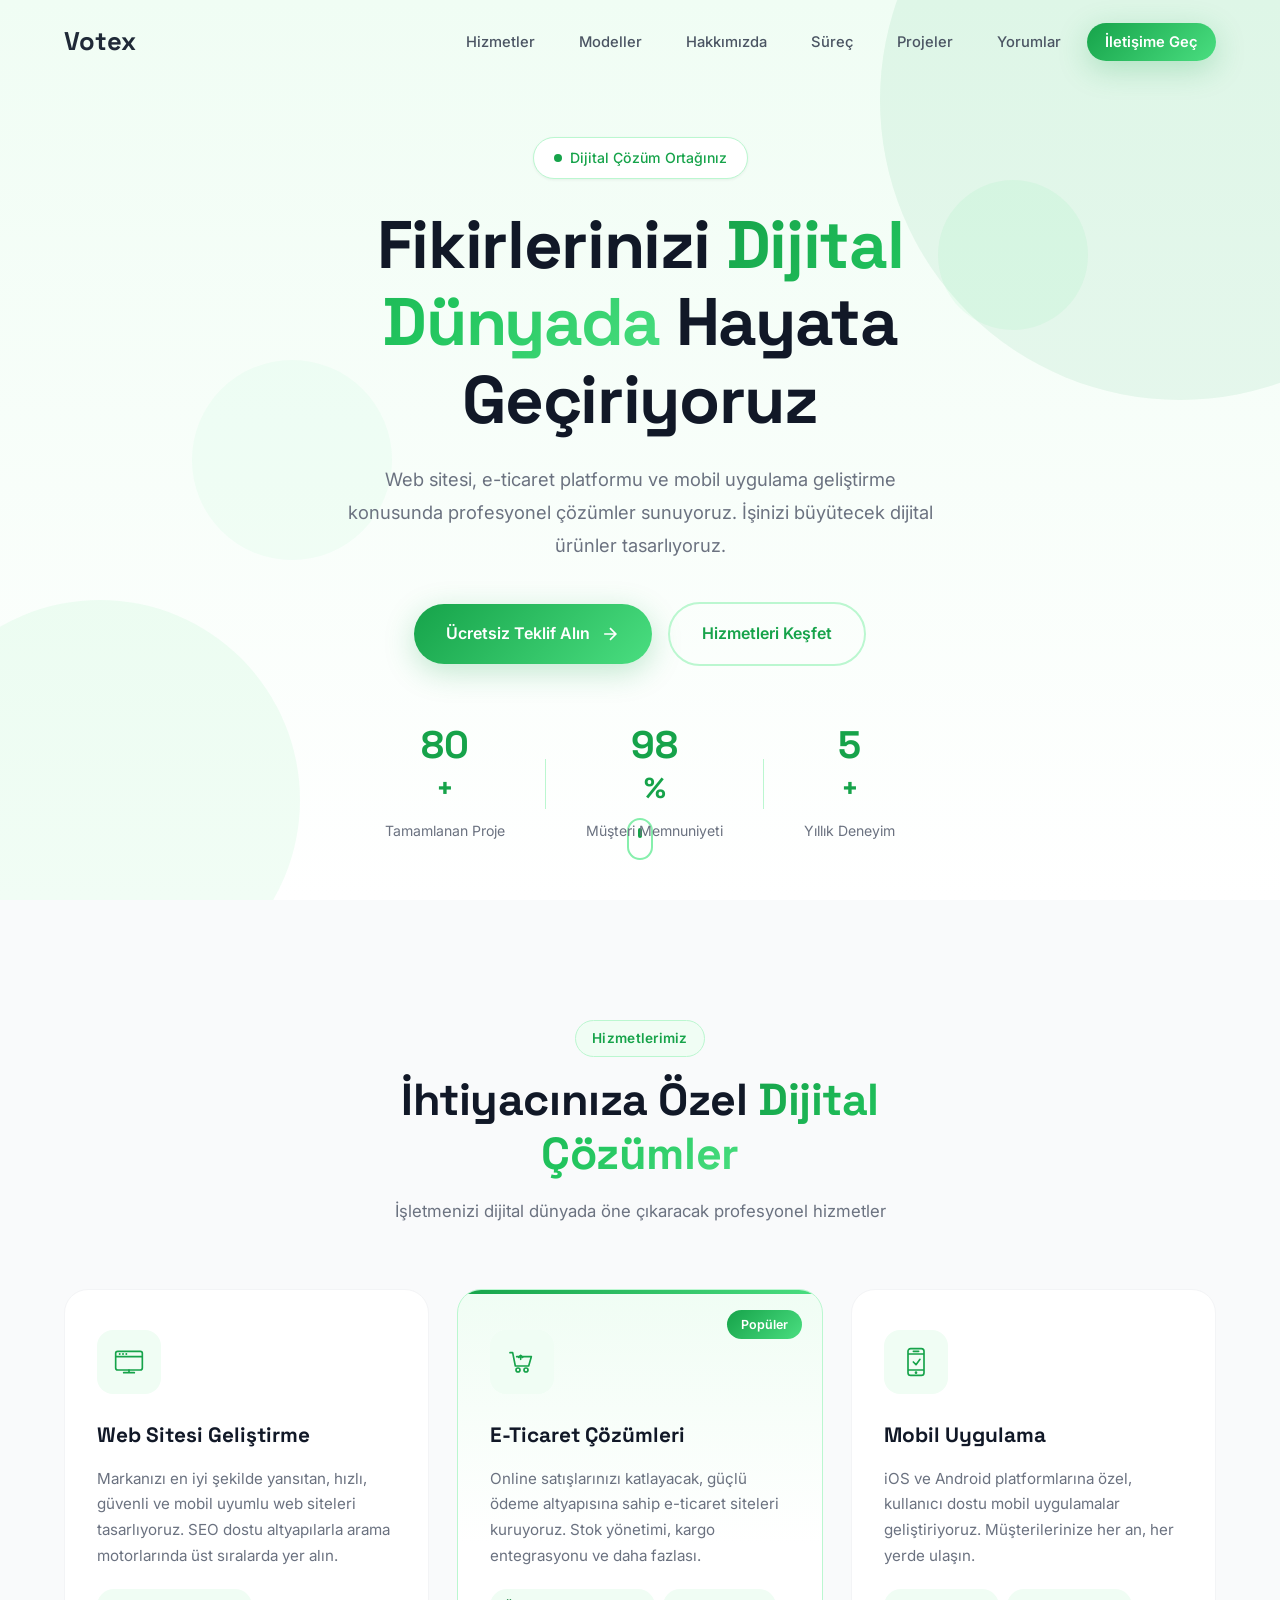
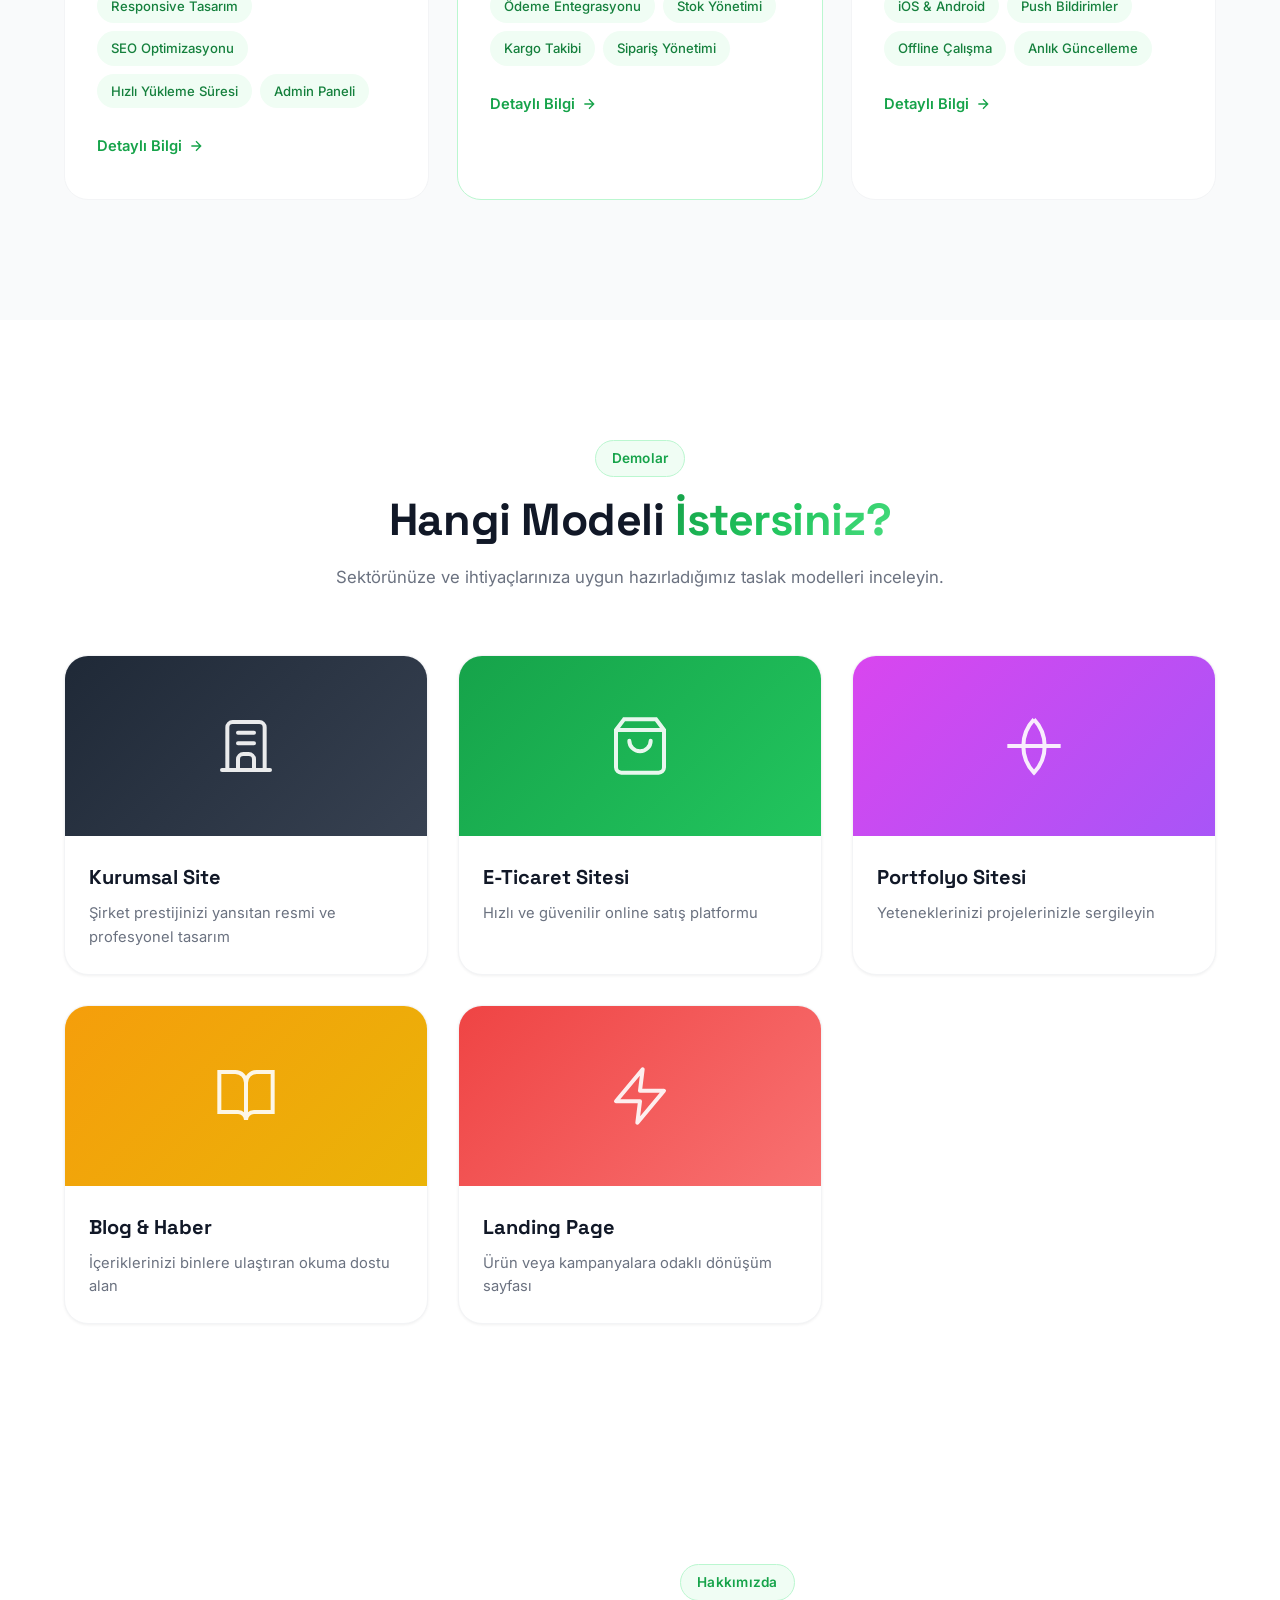
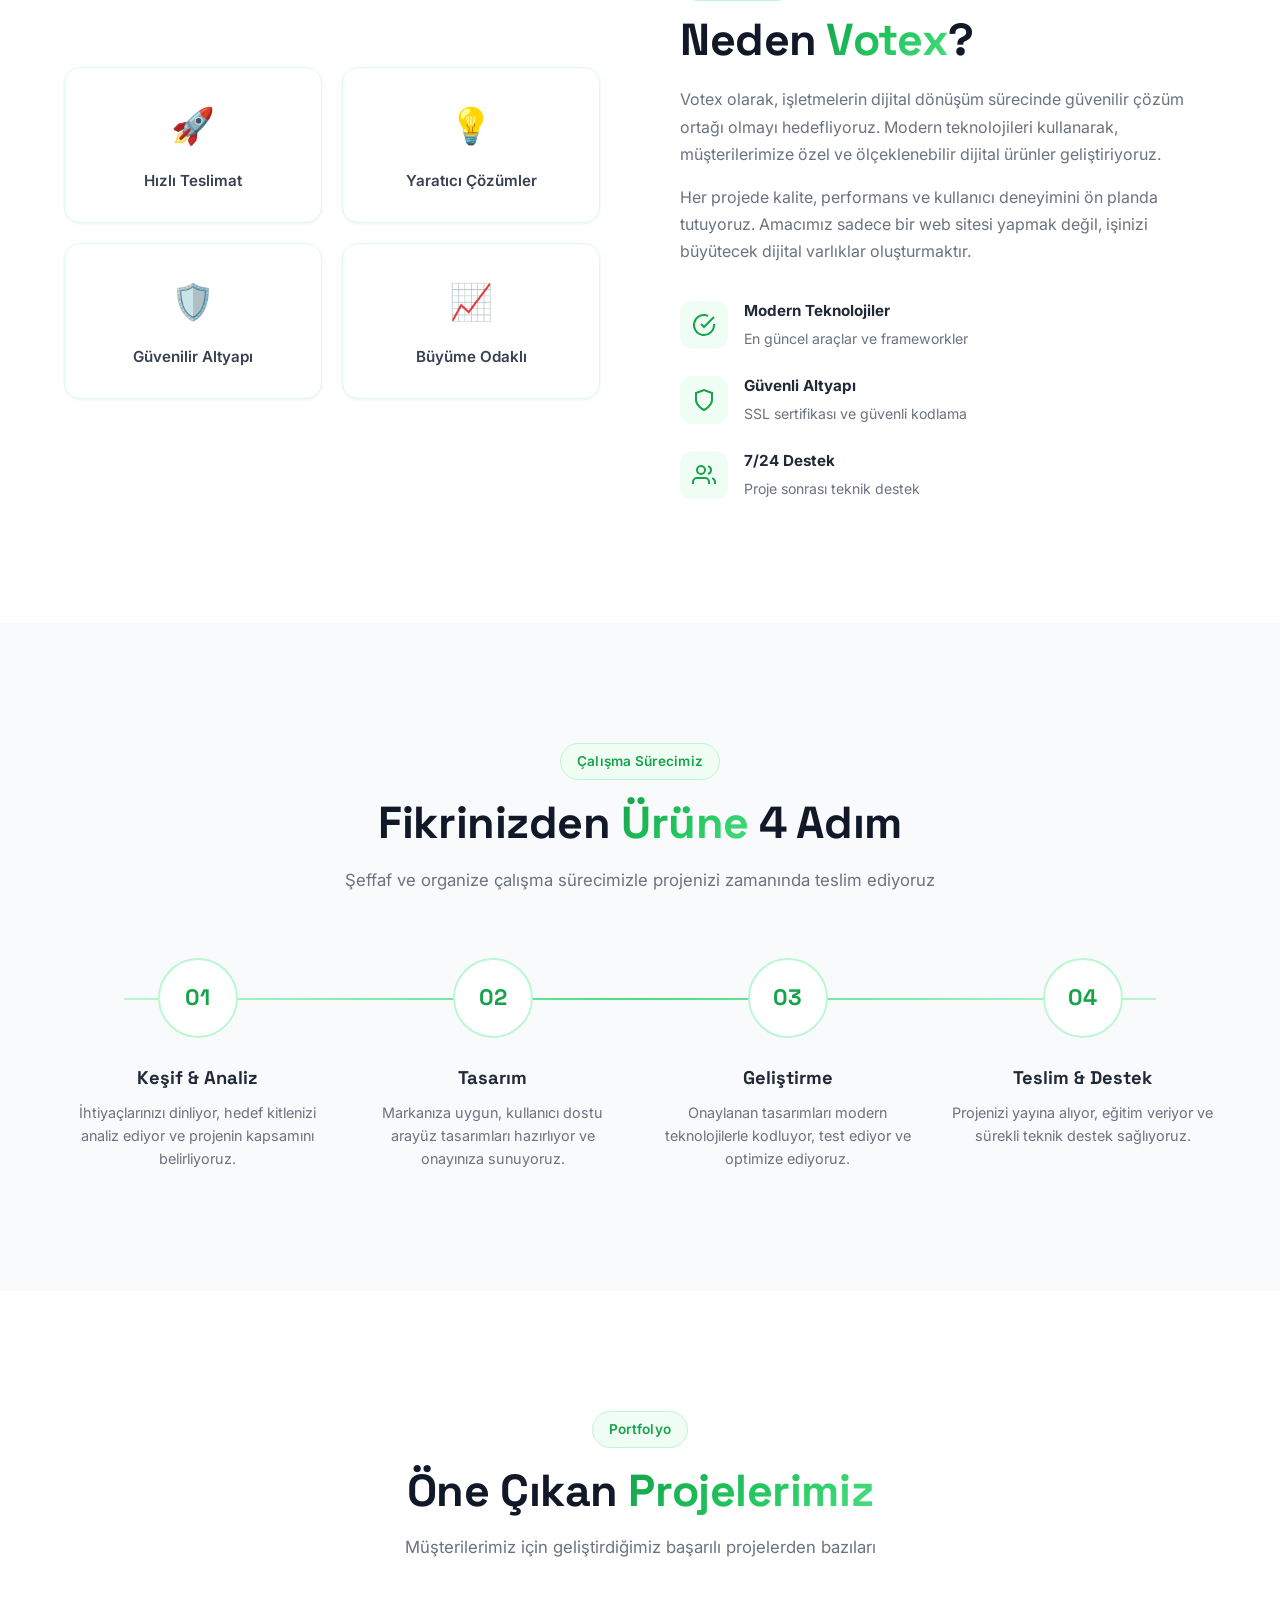
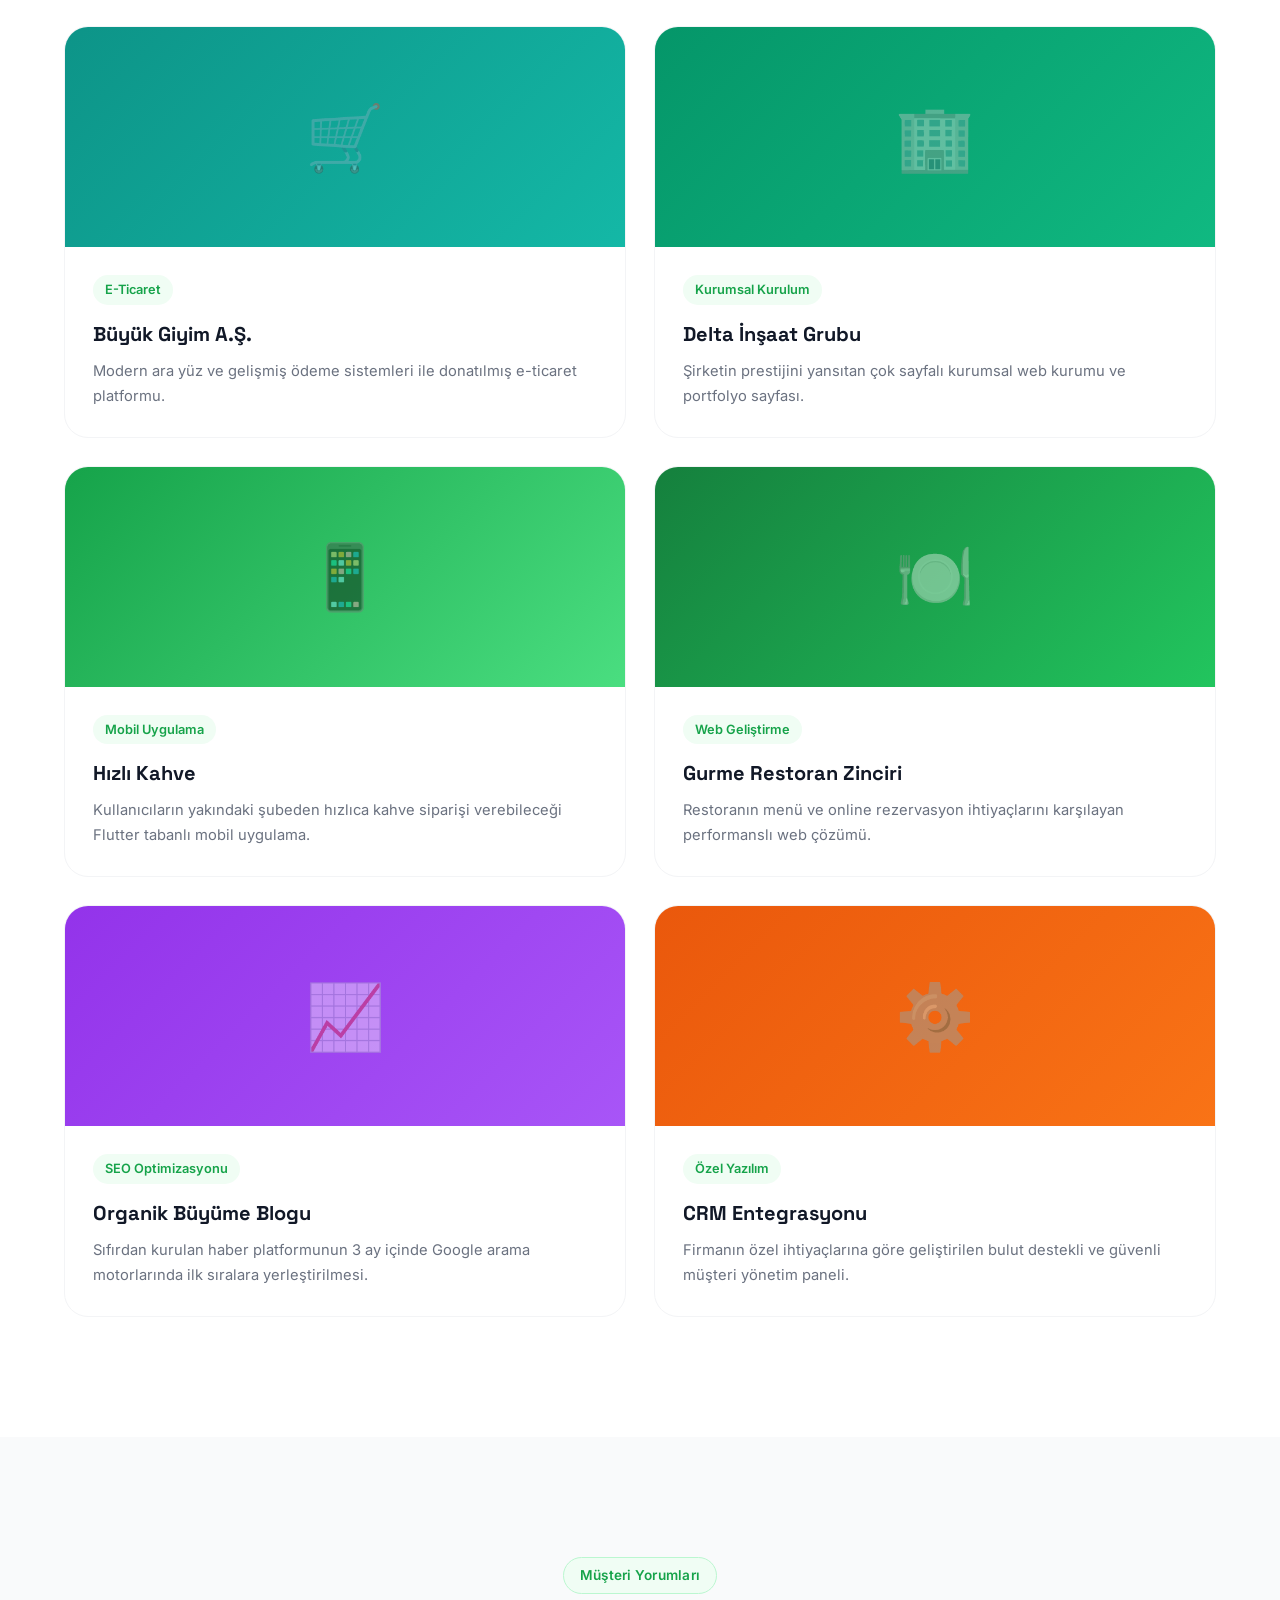
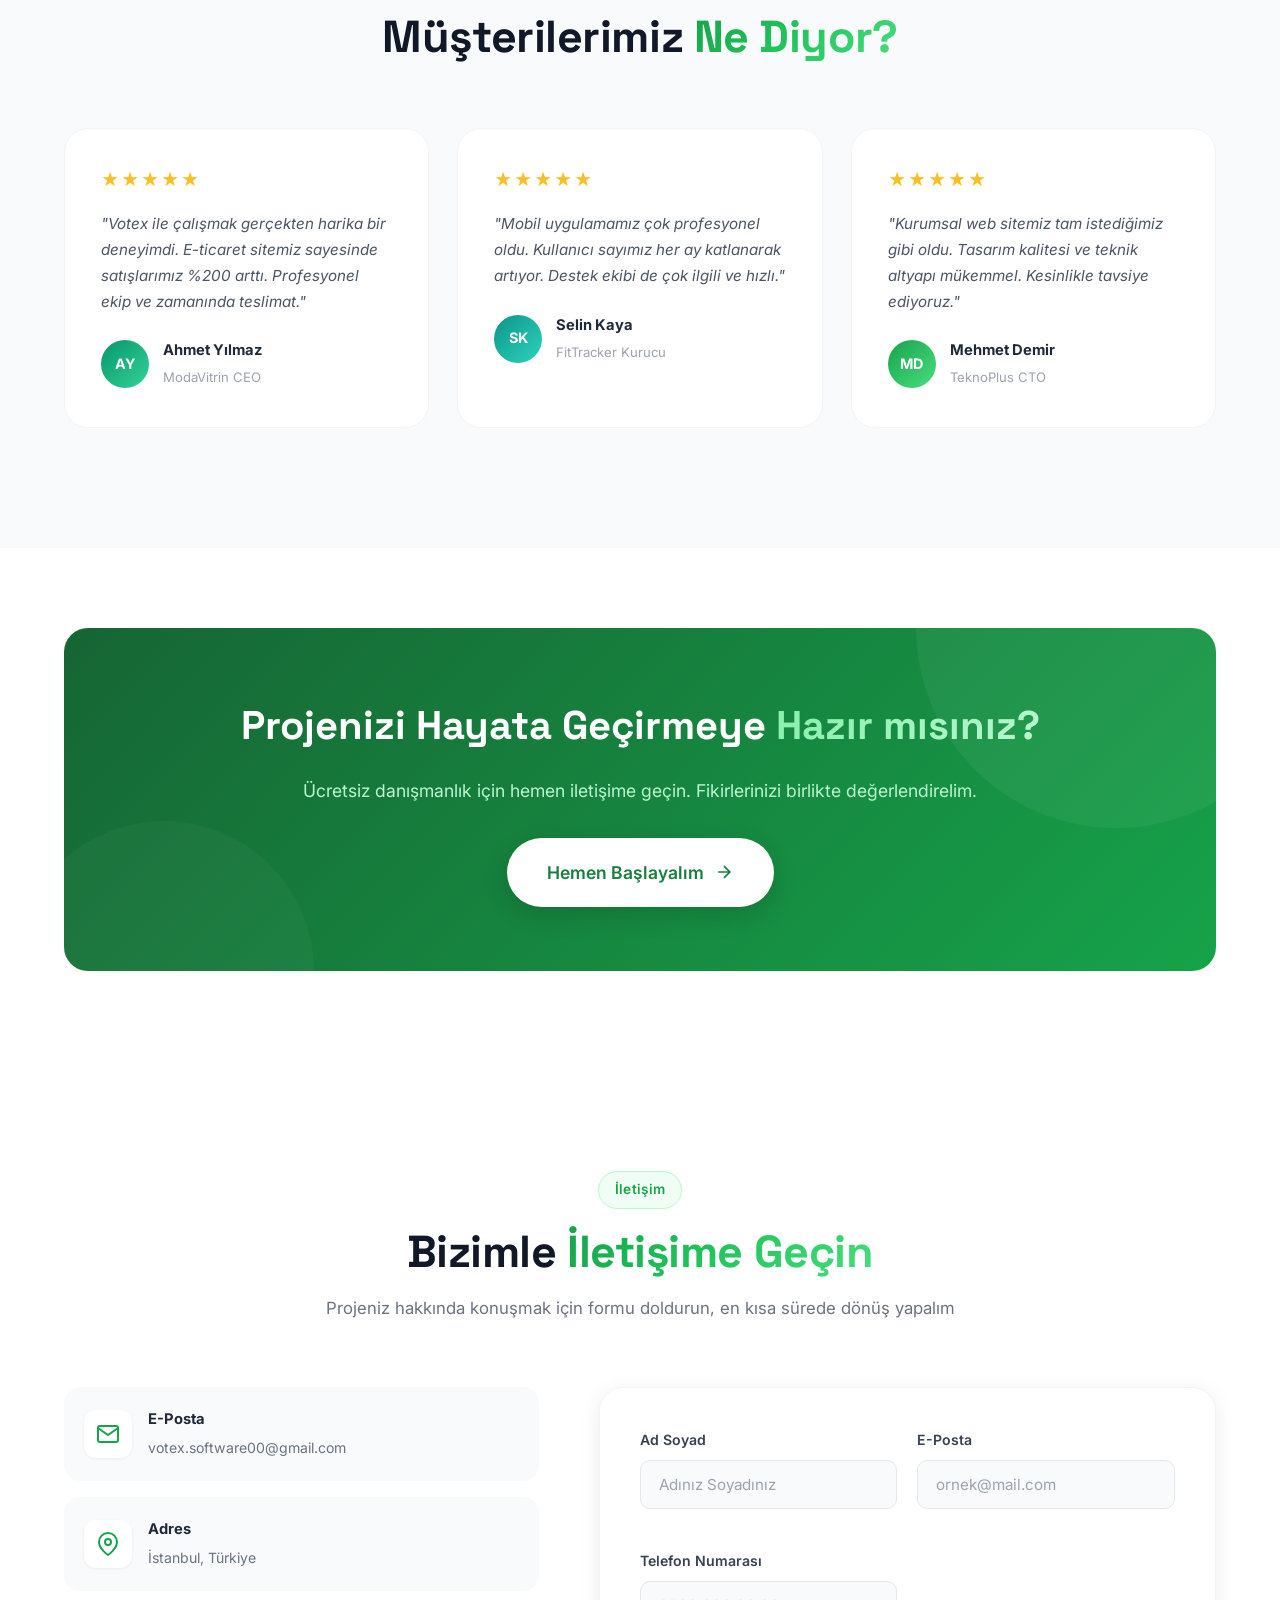
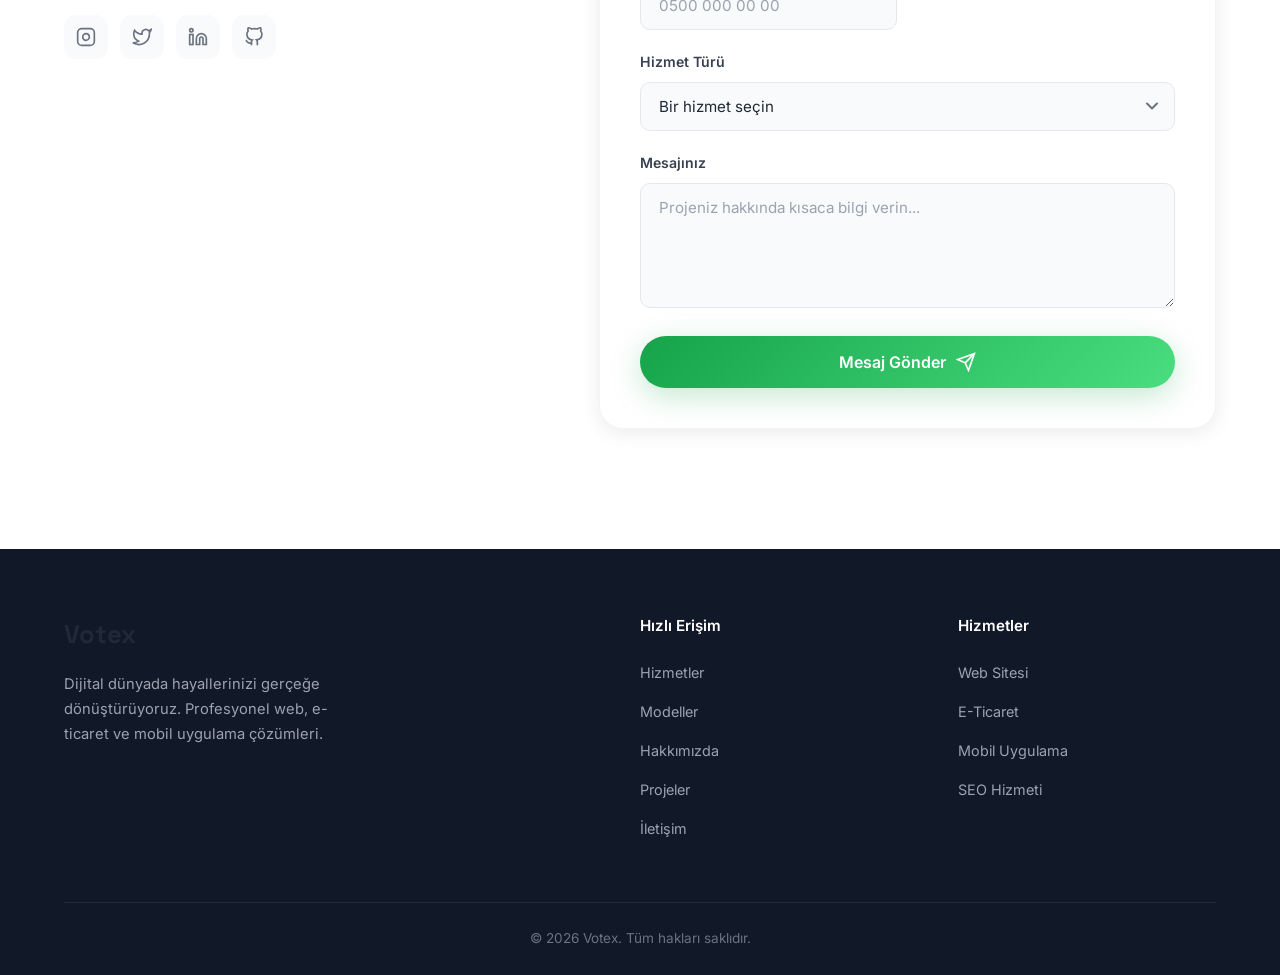
<file: index.html>
<!DOCTYPE html>
<html lang="tr">
<head>
    <meta charset="UTF-8">
    <meta name="viewport" content="width=device-width, initial-scale=1.0">
    <meta name="description" content="Votex - Dijital dünyada hayallerinizi gerçeğe dönüştürüyoruz. Web sitesi, e-ticaret ve mobil uygulama geliştirme hizmetleri.">
    <title>Votex | Dijital Çözüm Ortağınız</title>
    <link rel="preconnect" href="https://fonts.googleapis.com">
    <link rel="preconnect" href="https://fonts.gstatic.com" crossorigin>
    <link href="https://fonts.googleapis.com/css2?family=Inter:wght@300;400;500;600;700;800;900&family=Space+Grotesk:wght@400;500;600;700&display=swap" rel="stylesheet">
    <link rel="stylesheet" href="style.css">
</head>
<body>
    <!-- ===== NAVBAR ===== -->
    <nav class="navbar" id="navbar">
        <div class="container nav-container">
            <a href="#hero" class="logo">
                <span class="logo-text">Votex</span>
            </a>
            <ul class="nav-links" id="navLinks">
                <li><a href="#hizmetler">Hizmetler</a></li>
                <li><a href="#modeller">Modeller</a></li>
                <li><a href="#hakkimizda">Hakkımızda</a></li>
                <li><a href="#surec">Süreç</a></li>
                <li><a href="#projeler">Projeler</a></li>
                <li><a href="#yorumlar">Yorumlar</a></li>
                <li><a href="#iletisim" class="nav-cta">İletişime Geç</a></li>
            </ul>
            <button class="hamburger" id="hamburger" aria-label="Menüyü aç">
                <span></span>
                <span></span>
                <span></span>
            </button>
        </div>
    </nav>

    <!-- ===== HERO ===== -->
    <section class="hero" id="hero">
        <div class="hero-bg-shapes">
            <div class="shape shape-1"></div>
            <div class="shape shape-2"></div>
            <div class="shape shape-3"></div>
            <div class="shape shape-4"></div>
        </div>
        <div class="container hero-content">
            <div class="hero-badge animate-on-scroll">
                <span class="badge-dot"></span>
                Dijital Çözüm Ortağınız
            </div>
            <h1 class="hero-title animate-on-scroll">
                Fikirlerinizi <span class="gradient-text">Dijital Dünyada</span> Hayata Geçiriyoruz
            </h1>
            <p class="hero-subtitle animate-on-scroll">
                Web sitesi, e-ticaret platformu ve mobil uygulama geliştirme konusunda 
                profesyonel çözümler sunuyoruz. İşinizi büyütecek dijital ürünler tasarlıyoruz.
            </p>
            <div class="hero-buttons animate-on-scroll">
                <a href="#iletisim" class="btn btn-primary">
                    <span>Ücretsiz Teklif Alın</span>
                    <svg width="20" height="20" viewBox="0 0 24 24" fill="none" stroke="currentColor" stroke-width="2"><path d="M5 12h14M12 5l7 7-7 7"/></svg>
                </a>
                <a href="#hizmetler" class="btn btn-outline">
                    <span>Hizmetleri Keşfet</span>
                </a>
            </div>
            <div class="hero-stats animate-on-scroll">
                <div class="stat">
                    <span class="stat-number" data-target="80">0</span><span class="stat-plus">+</span>
                    <span class="stat-label">Tamamlanan Proje</span>
                </div>
                <div class="stat-divider"></div>
                <div class="stat">
                    <span class="stat-number" data-target="98">0</span><span class="stat-plus">%</span>
                    <span class="stat-label">Müşteri Memnuniyeti</span>
                </div>
                <div class="stat-divider"></div>
                <div class="stat">
                    <span class="stat-number" data-target="5">0</span><span class="stat-plus">+</span>
                    <span class="stat-label">Yıllık Deneyim</span>
                </div>
            </div>
        </div>
        <div class="hero-scroll-indicator">
            <div class="scroll-mouse">
                <div class="scroll-wheel"></div>
            </div>
        </div>
    </section>

    <!-- ===== HİZMETLER ===== -->
    <section class="section services" id="hizmetler">
        <div class="container">
            <div class="section-header animate-on-scroll">
                <span class="section-tag">Hizmetlerimiz</span>
                <h2 class="section-title">İhtiyacınıza Özel <span class="gradient-text">Dijital Çözümler</span></h2>
                <p class="section-subtitle">İşletmenizi dijital dünyada öne çıkaracak profesyonel hizmetler</p>
            </div>
            <div class="services-grid">
                <!-- Web Sitesi -->
                <div class="service-card animate-on-scroll" data-delay="0">
                    <div class="service-icon">
                        <svg viewBox="0 0 48 48" fill="none">
                            <rect x="4" y="8" width="40" height="28" rx="3" stroke="currentColor" stroke-width="2.5"/>
                            <path d="M4 16h40" stroke="currentColor" stroke-width="2.5"/>
                            <circle cx="10" cy="12" r="1.5" fill="currentColor"/>
                            <circle cx="15" cy="12" r="1.5" fill="currentColor"/>
                            <circle cx="20" cy="12" r="1.5" fill="currentColor"/>
                            <path d="M16 40h16M24 36v4" stroke="currentColor" stroke-width="2.5" stroke-linecap="round"/>
                        </svg>
                    </div>
                    <h3>Web Sitesi Geliştirme</h3>
                    <p>Markanızı en iyi şekilde yansıtan, hızlı, güvenli ve mobil uyumlu web siteleri tasarlıyoruz. SEO dostu altyapılarla arama motorlarında üst sıralarda yer alın.</p>
                    <ul class="service-features">
                        <li>Responsive Tasarım</li>
                        <li>SEO Optimizasyonu</li>
                        <li>Hızlı Yükleme Süresi</li>
                        <li>Admin Paneli</li>
                    </ul>
                    <a href="hizmet-web.html" class="service-link">
                        Detaylı Bilgi
                        <svg width="16" height="16" viewBox="0 0 24 24" fill="none" stroke="currentColor" stroke-width="2"><path d="M5 12h14M12 5l7 7-7 7"/></svg>
                    </a>
                </div>
                <!-- E-Ticaret -->
                <div class="service-card featured animate-on-scroll" data-delay="150">
                    <div class="card-badge">Popüler</div>
                    <div class="service-icon">
                        <svg viewBox="0 0 48 48" fill="none">
                            <path d="M6 10h4l4 20h20l4-14H16" stroke="currentColor" stroke-width="2.5" stroke-linecap="round" stroke-linejoin="round"/>
                            <circle cx="18" cy="36" r="3" stroke="currentColor" stroke-width="2.5"/>
                            <circle cx="30" cy="36" r="3" stroke="currentColor" stroke-width="2.5"/>
                            <path d="M22 20v-6m0 0l-3 3m3-3l3 3" stroke="currentColor" stroke-width="2.5" stroke-linecap="round" stroke-linejoin="round"/>
                        </svg>
                    </div>
                    <h3>E-Ticaret Çözümleri</h3>
                    <p>Online satışlarınızı katlayacak, güçlü ödeme altyapısına sahip e-ticaret siteleri kuruyoruz. Stok yönetimi, kargo entegrasyonu ve daha fazlası.</p>
                    <ul class="service-features">
                        <li>Ödeme Entegrasyonu</li>
                        <li>Stok Yönetimi</li>
                        <li>Kargo Takibi</li>
                        <li>Sipariş Yönetimi</li>
                    </ul>
                    <a href="hizmet-eticaret.html" class="service-link">
                        Detaylı Bilgi
                        <svg width="16" height="16" viewBox="0 0 24 24" fill="none" stroke="currentColor" stroke-width="2"><path d="M5 12h14M12 5l7 7-7 7"/></svg>
                    </a>
                </div>
                <!-- Mobil Uygulama -->
                <div class="service-card animate-on-scroll" data-delay="300">
                    <div class="service-icon">
                        <svg viewBox="0 0 48 48" fill="none">
                            <rect x="12" y="4" width="24" height="40" rx="4" stroke="currentColor" stroke-width="2.5"/>
                            <path d="M12 12h24M12 36h24" stroke="currentColor" stroke-width="2.5"/>
                            <circle cx="24" cy="40" r="2" fill="currentColor"/>
                            <path d="M20 8h8" stroke="currentColor" stroke-width="2.5" stroke-linecap="round"/>
                            <path d="M20 24l4 4 6-8" stroke="currentColor" stroke-width="2.5" stroke-linecap="round" stroke-linejoin="round"/>
                        </svg>
                    </div>
                    <h3>Mobil Uygulama</h3>
                    <p>iOS ve Android platformlarına özel, kullanıcı dostu mobil uygulamalar geliştiriyoruz. Müşterilerinize her an, her yerde ulaşın.</p>
                    <ul class="service-features">
                        <li>iOS & Android</li>
                        <li>Push Bildirimler</li>
                        <li>Offline Çalışma</li>
                        <li>Anlık Güncelleme</li>
                    </ul>
                    <a href="hizmet-mobil.html" class="service-link">
                        Detaylı Bilgi
                        <svg width="16" height="16" viewBox="0 0 24 24" fill="none" stroke="currentColor" stroke-width="2"><path d="M5 12h14M12 5l7 7-7 7"/></svg>
                    </a>
                </div>
            </div>
        </div>
    </section>

    <!-- ===== WEB SİTESİ MODELLERİ ===== -->
    <section class="section models-showcase" id="modeller">
        <div class="container">
            <div class="section-header animate-on-scroll">
                <span class="section-tag">Demolar</span>
                <h2 class="section-title">Hangi Modeli <span class="gradient-text">İstersiniz?</span></h2>
                <p class="section-subtitle">Sektörünüze ve ihtiyaçlarınıza uygun hazırladığımız taslak modelleri inceleyin.</p>
            </div>
            
            <div class="models-grid">
                <!-- Kurumsal -->
                <a href="models/kurumsal.html" class="model-card animate-on-scroll" data-delay="0">
                    <div class="model-image" style="background: linear-gradient(135deg, #1f2937, #374151);">
                        <svg viewBox="0 0 24 24" fill="none" class="model-icon"><path d="M3 21h18M5 21V5a2 2 0 0 1 2-2h10a2 2 0 0 1 2 2v16M9 21v-4a2 2 0 0 1 2-2h2a2 2 0 0 1 2 2v4M9 7h6M9 11h6" stroke="currentColor" stroke-width="1.5" stroke-linecap="round"/></svg>
                        <div class="model-hover-text">Demoyu İncele</div>
                    </div>
                    <div class="model-info">
                        <h3>Kurumsal Site</h3>
                        <p>Şirket prestijinizi yansıtan resmi ve profesyonel tasarım</p>
                    </div>
                </a>

                <!-- E-Ticaret -->
                <a href="https://e-commerce-store-ezq6.onrender.com" class="model-card animate-on-scroll" data-delay="100">
                    <div class="model-image" style="background: linear-gradient(135deg, #16a34a, #22c55e);">
                        <svg viewBox="0 0 24 24" fill="none" class="model-icon"><path d="M6 2L3 6v14a2 2 0 0 0 2 2h14a2 2 0 0 0 2-2V6l-3-4zM3 6h18M16 10a4 4 0 0 1-8 0" stroke="currentColor" stroke-width="1.5" stroke-linecap="round"/></svg>
                        <div class="model-hover-text">Demoyu İncele</div>
                    </div>
                    <div class="model-info">
                        <h3>E-Ticaret Sitesi</h3>
                        <p>Hızlı ve güvenilir online satış platformu</p>
                    </div>
                </a>

                <!-- Portfolyo -->
                <a href="models/portfolyo.html" class="model-card animate-on-scroll" data-delay="200">
                    <div class="model-image" style="background: linear-gradient(135deg, #d946ef, #a855f7);">
                        <svg viewBox="0 0 24 24" fill="none" class="model-icon"><circle cx="12" cy="12" r="10"/><path d="M12 2a14.5 14.5 0 0 0 0 20 14.5 14.5 0 0 0 0-20M2 12h20" stroke="currentColor" stroke-width="1.5"/></svg>
                        <div class="model-hover-text">Demoyu İncele</div>
                    </div>
                    <div class="model-info">
                        <h3>Portfolyo Sitesi</h3>
                        <p>Yeteneklerinizi projelerinizle sergileyin</p>
                    </div>
                </a>

                <!-- Blog -->
                <a href="models/blog.html" class="model-card animate-on-scroll" data-delay="300">
                    <div class="model-image" style="background: linear-gradient(135deg, #f59e0b, #eab308);">
                        <svg viewBox="0 0 24 24" fill="none" class="model-icon"><path d="M2 3h6a4 4 0 0 1 4 4v14a3 3 0 0 0-3-3H2zM22 3h-6a4 4 0 0 0-4 4v14a3 3 0 0 1 3-3h7z" stroke="currentColor" stroke-width="1.5"/></svg>
                        <div class="model-hover-text">Demoyu İncele</div>
                    </div>
                    <div class="model-info">
                        <h3>Blog & Haber</h3>
                        <p>İçeriklerinizi binlere ulaştıran okuma dostu alan</p>
                    </div>
                </a>

                <!-- Landing Page -->
                <a href="models/landing.html" class="model-card animate-on-scroll" data-delay="400">
                    <div class="model-image" style="background: linear-gradient(135deg, #ef4444, #f87171);">
                        <svg viewBox="0 0 24 24" fill="none" class="model-icon"><polygon points="13 2 3 14 12 14 11 22 21 10 12 10 13 2" stroke="currentColor" stroke-width="1.5" stroke-linejoin="round"/></svg>
                        <div class="model-hover-text">Demoyu İncele</div>
                    </div>
                    <div class="model-info">
                        <h3>Landing Page</h3>
                        <p>Ürün veya kampanyalara odaklı dönüşüm sayfası</p>
                    </div>
                </a>
            </div>
        </div>
    </section>

    <!-- ===== HAKKIMIZDA ===== -->
    <section class="section about" id="hakkimizda">
        <div class="container about-grid">
            <div class="about-visual animate-on-scroll">
                <div class="about-card-stack">
                    <div class="about-card ac-1">
                        <div class="ac-icon">🚀</div>
                        <div class="ac-text">Hızlı Teslimat</div>
                    </div>
                    <div class="about-card ac-2">
                        <div class="ac-icon">💡</div>
                        <div class="ac-text">Yaratıcı Çözümler</div>
                    </div>
                    <div class="about-card ac-3">
                        <div class="ac-icon">🛡️</div>
                        <div class="ac-text">Güvenilir Altyapı</div>
                    </div>
                    <div class="about-card ac-4">
                        <div class="ac-icon">📈</div>
                        <div class="ac-text">Büyüme Odaklı</div>
                    </div>
                </div>
            </div>
            <div class="about-content animate-on-scroll">
                <span class="section-tag">Hakkımızda</span>
                <h2 class="section-title">Neden <span class="gradient-text">Votex</span>?</h2>
                <p>Votex olarak, işletmelerin dijital dönüşüm sürecinde güvenilir çözüm ortağı olmayı hedefliyoruz. Modern teknolojileri kullanarak, müşterilerimize özel ve ölçeklenebilir dijital ürünler geliştiriyoruz.</p>
                <p>Her projede kalite, performans ve kullanıcı deneyimini ön planda tutuyoruz. Amacımız sadece bir web sitesi yapmak değil, işinizi büyütecek dijital varlıklar oluşturmaktır.</p>
                <div class="about-highlights">
                    <div class="highlight">
                        <div class="highlight-icon">
                            <svg width="24" height="24" viewBox="0 0 24 24" fill="none" stroke="currentColor" stroke-width="2"><path d="M22 11.08V12a10 10 0 1 1-5.93-9.14"/><polyline points="22 4 12 14.01 9 11.01"/></svg>
                        </div>
                        <div>
                            <strong>Modern Teknolojiler</strong>
                            <span>En güncel araçlar ve frameworkler</span>
                        </div>
                    </div>
                    <div class="highlight">
                        <div class="highlight-icon">
                            <svg width="24" height="24" viewBox="0 0 24 24" fill="none" stroke="currentColor" stroke-width="2"><path d="M12 22s8-4 8-10V5l-8-3-8 3v7c0 6 8 10 8 10z"/></svg>
                        </div>
                        <div>
                            <strong>Güvenli Altyapı</strong>
                            <span>SSL sertifikası ve güvenli kodlama</span>
                        </div>
                    </div>
                    <div class="highlight">
                        <div class="highlight-icon">
                            <svg width="24" height="24" viewBox="0 0 24 24" fill="none" stroke="currentColor" stroke-width="2"><path d="M17 21v-2a4 4 0 0 0-4-4H5a4 4 0 0 0-4 4v2"/><circle cx="9" cy="7" r="4"/><path d="M23 21v-2a4 4 0 0 0-3-3.87"/><path d="M16 3.13a4 4 0 0 1 0 7.75"/></svg>
                        </div>
                        <div>
                            <strong>7/24 Destek</strong>
                            <span>Proje sonrası teknik destek</span>
                        </div>
                    </div>
                </div>
            </div>
        </div>
    </section>

    <!-- ===== SÜREÇ ===== -->
    <section class="section process" id="surec">
        <div class="container">
            <div class="section-header animate-on-scroll">
                <span class="section-tag">Çalışma Sürecimiz</span>
                <h2 class="section-title">Fikrinizden <span class="gradient-text">Ürüne</span> 4 Adım</h2>
                <p class="section-subtitle">Şeffaf ve organize çalışma sürecimizle projenizi zamanında teslim ediyoruz</p>
            </div>
            <div class="process-timeline">
                <div class="process-step animate-on-scroll" data-delay="0">
                    <div class="step-number">01</div>
                    <div class="step-content">
                        <h3>Keşif & Analiz</h3>
                        <p>İhtiyaçlarınızı dinliyor, hedef kitlenizi analiz ediyor ve projenin kapsamını belirliyoruz.</p>
                    </div>
                </div>
                <div class="process-step animate-on-scroll" data-delay="150">
                    <div class="step-number">02</div>
                    <div class="step-content">
                        <h3>Tasarım</h3>
                        <p>Markanıza uygun, kullanıcı dostu arayüz tasarımları hazırlıyor ve onayınıza sunuyoruz.</p>
                    </div>
                </div>
                <div class="process-step animate-on-scroll" data-delay="300">
                    <div class="step-number">03</div>
                    <div class="step-content">
                        <h3>Geliştirme</h3>
                        <p>Onaylanan tasarımları modern teknolojilerle kodluyor, test ediyor ve optimize ediyoruz.</p>
                    </div>
                </div>
                <div class="process-step animate-on-scroll" data-delay="450">
                    <div class="step-number">04</div>
                    <div class="step-content">
                        <h3>Teslim & Destek</h3>
                        <p>Projenizi yayına alıyor, eğitim veriyor ve sürekli teknik destek sağlıyoruz.</p>
                    </div>
                </div>
            </div>
        </div>
    </section>

    <!-- ===== PROJELER ===== -->
    <section class="section projects" id="projeler">
        <div class="container">
            <div class="section-header animate-on-scroll">
                <span class="section-tag">Portfolyo</span>
                <h2 class="section-title">Öne Çıkan <span class="gradient-text">Projelerimiz</span></h2>
                <p class="section-subtitle">Müşterilerimiz için geliştirdiğimiz başarılı projelerden bazıları</p>
            </div>
            <div class="projects-grid">
                <div class="project-card animate-on-scroll" data-delay="0">
                    <div class="project-image" style="background: linear-gradient(135deg, #0d9488, #14b8a6);">
                        <div class="project-overlay">
                            <div class="project-icon">🛒</div>
                        </div>
                    </div>
                    <div class="project-info">
                        <span class="project-tag">E-Ticaret</span>
                        <h3>Büyük Giyim A.Ş.</h3>
                        <p>Modern ara yüz ve gelişmiş ödeme sistemleri ile donatılmış e-ticaret platformu.</p>
                    </div>
                </div>
                <div class="project-card animate-on-scroll" data-delay="150">
                    <div class="project-image" style="background: linear-gradient(135deg, #059669, #10b981);">
                        <div class="project-overlay">
                            <div class="project-icon">🏢</div>
                        </div>
                    </div>
                    <div class="project-info">
                        <span class="project-tag">Kurumsal Kurulum</span>
                        <h3>Delta İnşaat Grubu</h3>
                        <p>Şirketin prestijini yansıtan çok sayfalı kurumsal web kurumu ve portfolyo sayfası.</p>
                    </div>
                </div>
                <div class="project-card animate-on-scroll" data-delay="300">
                    <div class="project-image" style="background: linear-gradient(135deg, #16a34a, #4ade80);">
                        <div class="project-overlay">
                            <div class="project-icon">📱</div>
                        </div>
                    </div>
                    <div class="project-info">
                        <span class="project-tag">Mobil Uygulama</span>
                        <h3>Hızlı Kahve</h3>
                        <p>Kullanıcıların yakındaki şubeden hızlıca kahve siparişi verebileceği Flutter tabanlı mobil uygulama.</p>
                    </div>
                </div>
                <div class="project-card animate-on-scroll" data-delay="450">
                    <div class="project-image" style="background: linear-gradient(135deg, #15803d, #22c55e);">
                        <div class="project-overlay">
                            <div class="project-icon">🍽️</div>
                        </div>
                    </div>
                    <div class="project-info">
                        <span class="project-tag">Web Geliştirme</span>
                        <h3>Gurme Restoran Zinciri</h3>
                        <p>Restoranın menü ve online rezervasyon ihtiyaçlarını karşılayan performanslı web çözümü.</p>
                    </div>
                </div>
                <!-- YENI PROJE 1 -->
                <div class="project-card animate-on-scroll" data-delay="600">
                    <div class="project-image" style="background: linear-gradient(135deg, #9333ea, #a855f7);">
                        <div class="project-overlay">
                            <div class="project-icon">📈</div>
                        </div>
                    </div>
                    <div class="project-info">
                        <span class="project-tag">SEO Optimizasyonu</span>
                        <h3>Organik Büyüme Blogu</h3>
                        <p>Sıfırdan kurulan haber platformunun 3 ay içinde Google arama motorlarında ilk sıralara yerleştirilmesi.</p>
                    </div>
                </div>
                 <!-- YENI PROJE 2 -->
                 <div class="project-card animate-on-scroll" data-delay="750">
                    <div class="project-image" style="background: linear-gradient(135deg, #ea580c, #f97316);">
                        <div class="project-overlay">
                            <div class="project-icon">⚙️</div>
                        </div>
                    </div>
                    <div class="project-info">
                        <span class="project-tag">Özel Yazılım</span>
                        <h3>CRM Entegrasyonu</h3>
                        <p>Firmanın özel ihtiyaçlarına göre geliştirilen bulut destekli ve güvenli müşteri yönetim paneli.</p>
                    </div>
                </div>
            </div>
        </div>
    </section>

    <!-- ===== MÜŞTERİ YORUMLARI ===== -->
    <section class="section testimonials" id="yorumlar">
        <div class="container">
            <div class="section-header animate-on-scroll">
                <span class="section-tag">Müşteri Yorumları</span>
                <h2 class="section-title">Müşterilerimiz <span class="gradient-text">Ne Diyor?</span></h2>
            </div>
            <div class="testimonials-grid">
                <div class="testimonial-card animate-on-scroll" data-delay="0">
                    <div class="testimonial-stars">★★★★★</div>
                    <p>"Votex ile çalışmak gerçekten harika bir deneyimdi. E-ticaret sitemiz sayesinde satışlarımız %200 arttı. Profesyonel ekip ve zamanında teslimat."</p>
                    <div class="testimonial-author">
                        <div class="author-avatar" style="background: linear-gradient(135deg, #059669, #34d399);">AY</div>
                        <div>
                            <strong>Ahmet Yılmaz</strong>
                            <span>ModaVitrin CEO</span>
                        </div>
                    </div>
                </div>
                <div class="testimonial-card animate-on-scroll" data-delay="150">
                    <div class="testimonial-stars">★★★★★</div>
                    <p>"Mobil uygulamamız çok profesyonel oldu. Kullanıcı sayımız her ay katlanarak artıyor. Destek ekibi de çok ilgili ve hızlı."</p>
                    <div class="testimonial-author">
                        <div class="author-avatar" style="background: linear-gradient(135deg, #0d9488, #2dd4bf);">SK</div>
                        <div>
                            <strong>Selin Kaya</strong>
                            <span>FitTracker Kurucu</span>
                        </div>
                    </div>
                </div>
                <div class="testimonial-card animate-on-scroll" data-delay="300">
                    <div class="testimonial-stars">★★★★★</div>
                    <p>"Kurumsal web sitemiz tam istediğimiz gibi oldu. Tasarım kalitesi ve teknik altyapı mükemmel. Kesinlikle tavsiye ediyoruz."</p>
                    <div class="testimonial-author">
                        <div class="author-avatar" style="background: linear-gradient(135deg, #16a34a, #4ade80);">MD</div>
                        <div>
                            <strong>Mehmet Demir</strong>
                            <span>TeknoPlus CTO</span>
                        </div>
                    </div>
                </div>
            </div>
        </div>
    </section>

    <!-- ===== CTA ===== -->
    <section class="section cta-section">
        <div class="container">
            <div class="cta-box animate-on-scroll">
                <h2>Projenizi Hayata Geçirmeye <span class="gradient-text">Hazır mısınız?</span></h2>
                <p>Ücretsiz danışmanlık için hemen iletişime geçin. Fikirlerinizi birlikte değerlendirelim.</p>
                <a href="#iletisim" class="btn btn-primary btn-lg">
                    <span>Hemen Başlayalım</span>
                    <svg width="20" height="20" viewBox="0 0 24 24" fill="none" stroke="currentColor" stroke-width="2"><path d="M5 12h14M12 5l7 7-7 7"/></svg>
                </a>
            </div>
        </div>
    </section>

    <!-- ===== İLETİŞİM ===== -->
    <section class="section contact" id="iletisim">
        <div class="container">
            <div class="section-header animate-on-scroll">
                <span class="section-tag">İletişim</span>
                <h2 class="section-title">Bizimle <span class="gradient-text">İletişime Geçin</span></h2>
                <p class="section-subtitle">Projeniz hakkında konuşmak için formu doldurun, en kısa sürede dönüş yapalım</p>
            </div>
            <div class="contact-grid">
                <div class="contact-info animate-on-scroll">
                    <div class="contact-card">
                        <div class="contact-icon">
                            <svg width="24" height="24" viewBox="0 0 24 24" fill="none" stroke="currentColor" stroke-width="2"><path d="M4 4h16c1.1 0 2 .9 2 2v12c0 1.1-.9 2-2 2H4c-1.1 0-2-.9-2-2V6c0-1.1.9-2 2-2z"/><polyline points="22,6 12,13 2,6"/></svg>
                        </div>
                        <div>
                            <strong>E-Posta</strong>
                            <span ignorerewrite>votex.software00@gmail.com</span>
                        </div>
                    </div>
                    <!-- SİLİNEN TELEFON BÖLÜMÜ -->
                    <div class="contact-card">
                        <div class="contact-icon">
                            <svg width="24" height="24" viewBox="0 0 24 24" fill="none" stroke="currentColor" stroke-width="2"><path d="M21 10c0 7-9 13-9 13s-9-6-9-13a9 9 0 0 1 18 0z"/><circle cx="12" cy="10" r="3"/></svg>
                        </div>
                        <div>
                            <strong>Adres</strong>
                            <span>İstanbul, Türkiye</span>
                        </div>
                    </div>
                    <div class="social-links">
                        <a href="#" class="social-link" aria-label="Instagram">
                            <svg width="20" height="20" viewBox="0 0 24 24" fill="none" stroke="currentColor" stroke-width="2"><rect x="2" y="2" width="20" height="20" rx="5"/><path d="M16 11.37A4 4 0 1 1 12.63 8 4 4 0 0 1 16 11.37z"/><line x1="17.5" y1="6.5" x2="17.51" y2="6.5"/></svg>
                        </a>
                        <a href="#" class="social-link" aria-label="Twitter">
                            <svg width="20" height="20" viewBox="0 0 24 24" fill="none" stroke="currentColor" stroke-width="2"><path d="M23 3a10.9 10.9 0 0 1-3.14 1.53 4.48 4.48 0 0 0-7.86 3v1A10.66 10.66 0 0 1 3 4s-4 9 5 13a11.64 11.64 0 0 1-7 2c9 5 20 0 20-11.5a4.5 4.5 0 0 0-.08-.83A7.72 7.72 0 0 0 23 3z"/></svg>
                        </a>
                        <a href="#" class="social-link" aria-label="LinkedIn">
                            <svg width="20" height="20" viewBox="0 0 24 24" fill="none" stroke="currentColor" stroke-width="2"><path d="M16 8a6 6 0 0 1 6 6v7h-4v-7a2 2 0 0 0-2-2 2 2 0 0 0-2 2v7h-4v-7a6 6 0 0 1 6-6z"/><rect x="2" y="9" width="4" height="12"/><circle cx="4" cy="4" r="2"/></svg>
                        </a>
                        <a href="#" class="social-link" aria-label="GitHub">
                            <svg width="20" height="20" viewBox="0 0 24 24" fill="none" stroke="currentColor" stroke-width="2"><path d="M9 19c-5 1.5-5-2.5-7-3m14 6v-3.87a3.37 3.37 0 0 0-.94-2.61c3.14-.35 6.44-1.54 6.44-7A5.44 5.44 0 0 0 20 4.77 5.07 5.07 0 0 0 19.91 1S18.73.65 16 2.48a13.38 13.38 0 0 0-7 0C6.27.65 5.09 1 5.09 1A5.07 5.07 0 0 0 5 4.77a5.44 5.44 0 0 0-1.5 3.78c0 5.42 3.3 6.61 6.44 7A3.37 3.37 0 0 0 9 18.13V22"/></svg>
                        </a>
                    </div>
                </div>
                <form action="https://formspree.io/f/mqakvvoz" method="POST" class="contact-form animate-on-scroll" id="contactForm">
                    <div class="form-row">
                        <div class="form-group">
                            <label for="name">Ad Soyad</label>
                            <input type="text" id="name" name="name" placeholder="Adınız Soyadınız" required>
                        </div>
                        <div class="form-group">
                            <label for="email">E-Posta</label>
                            <input type="email" id="email" name="email" placeholder="ornek@mail.com" required>
                        </div>
                        <div class="form-group">
                            <label for="phone">Telefon Numarası</label>
                            <input type="tel" id="phone" name="phone" placeholder="0500 000 00 00" required>
                        </div>
                    </div>
                    <div class="form-group">
                        <label for="service">Hizmet Türü</label>
                        <select id="service" name="service" required>
                            <option value="" disabled selected>Bir hizmet seçin</option>
                            <option value="website">Web Sitesi</option>
                            <option value="ecommerce">E-Ticaret Sitesi</option>
                            <option value="mobile">Mobil Uygulama</option>
                            <option value="other">Diğer</option>
                        </select>
                    </div>
                    <div class="form-group">
                        <label for="message">Mesajınız</label>
                        <textarea id="message" name="message" rows="5" placeholder="Projeniz hakkında kısaca bilgi verin..." required></textarea>
                    </div>
                    <button type="submit" class="btn btn-primary btn-full" id="submitBtn">
                        <span>Mesaj Gönder</span>
                        <svg width="20" height="20" viewBox="0 0 24 24" fill="none" stroke="currentColor" stroke-width="2"><line x1="22" y1="2" x2="11" y2="13"/><polygon points="22 2 15 22 11 13 2 9 22 2"/></svg>
                    </button>
                </form>
            </div>
        </div>
    </section>

    <!-- ===== FOOTER ===== -->
    <footer class="footer">
        <div class="container">
            <div class="footer-grid">
                <div class="footer-brand">
                    <a href="#hero" class="logo">
                        <span class="logo-text">Votex</span>
                    </a>
                    <p>Dijital dünyada hayallerinizi gerçeğe dönüştürüyoruz. Profesyonel web, e-ticaret ve mobil uygulama çözümleri.</p>
                </div>
                <div class="footer-links">
                    <h4>Hızlı Erişim</h4>
                    <ul>
                        <li><a href="#hizmetler">Hizmetler</a></li>
                        <li><a href="#modeller">Modeller</a></li>
                        <li><a href="#hakkimizda">Hakkımızda</a></li>
                        <li><a href="#projeler">Projeler</a></li>
                        <li><a href="#iletisim">İletişim</a></li>
                    </ul>
                </div>
                <div class="footer-links">
                    <h4>Hizmetler</h4>
                    <ul>
                        <li><a href="#hizmetler">Web Sitesi</a></li>
                        <li><a href="#hizmetler">E-Ticaret</a></li>
                        <li><a href="#hizmetler">Mobil Uygulama</a></li>
                        <li><a href="#hizmetler">SEO Hizmeti</a></li>
                    </ul>
                </div>
            </div>
            <div class="footer-bottom">
                <p>&copy; 2026 Votex. Tüm hakları saklıdır.</p>
            </div>
        </div>
    </footer>

    <script src="script.js"></script>
</body>
</html>
</file>
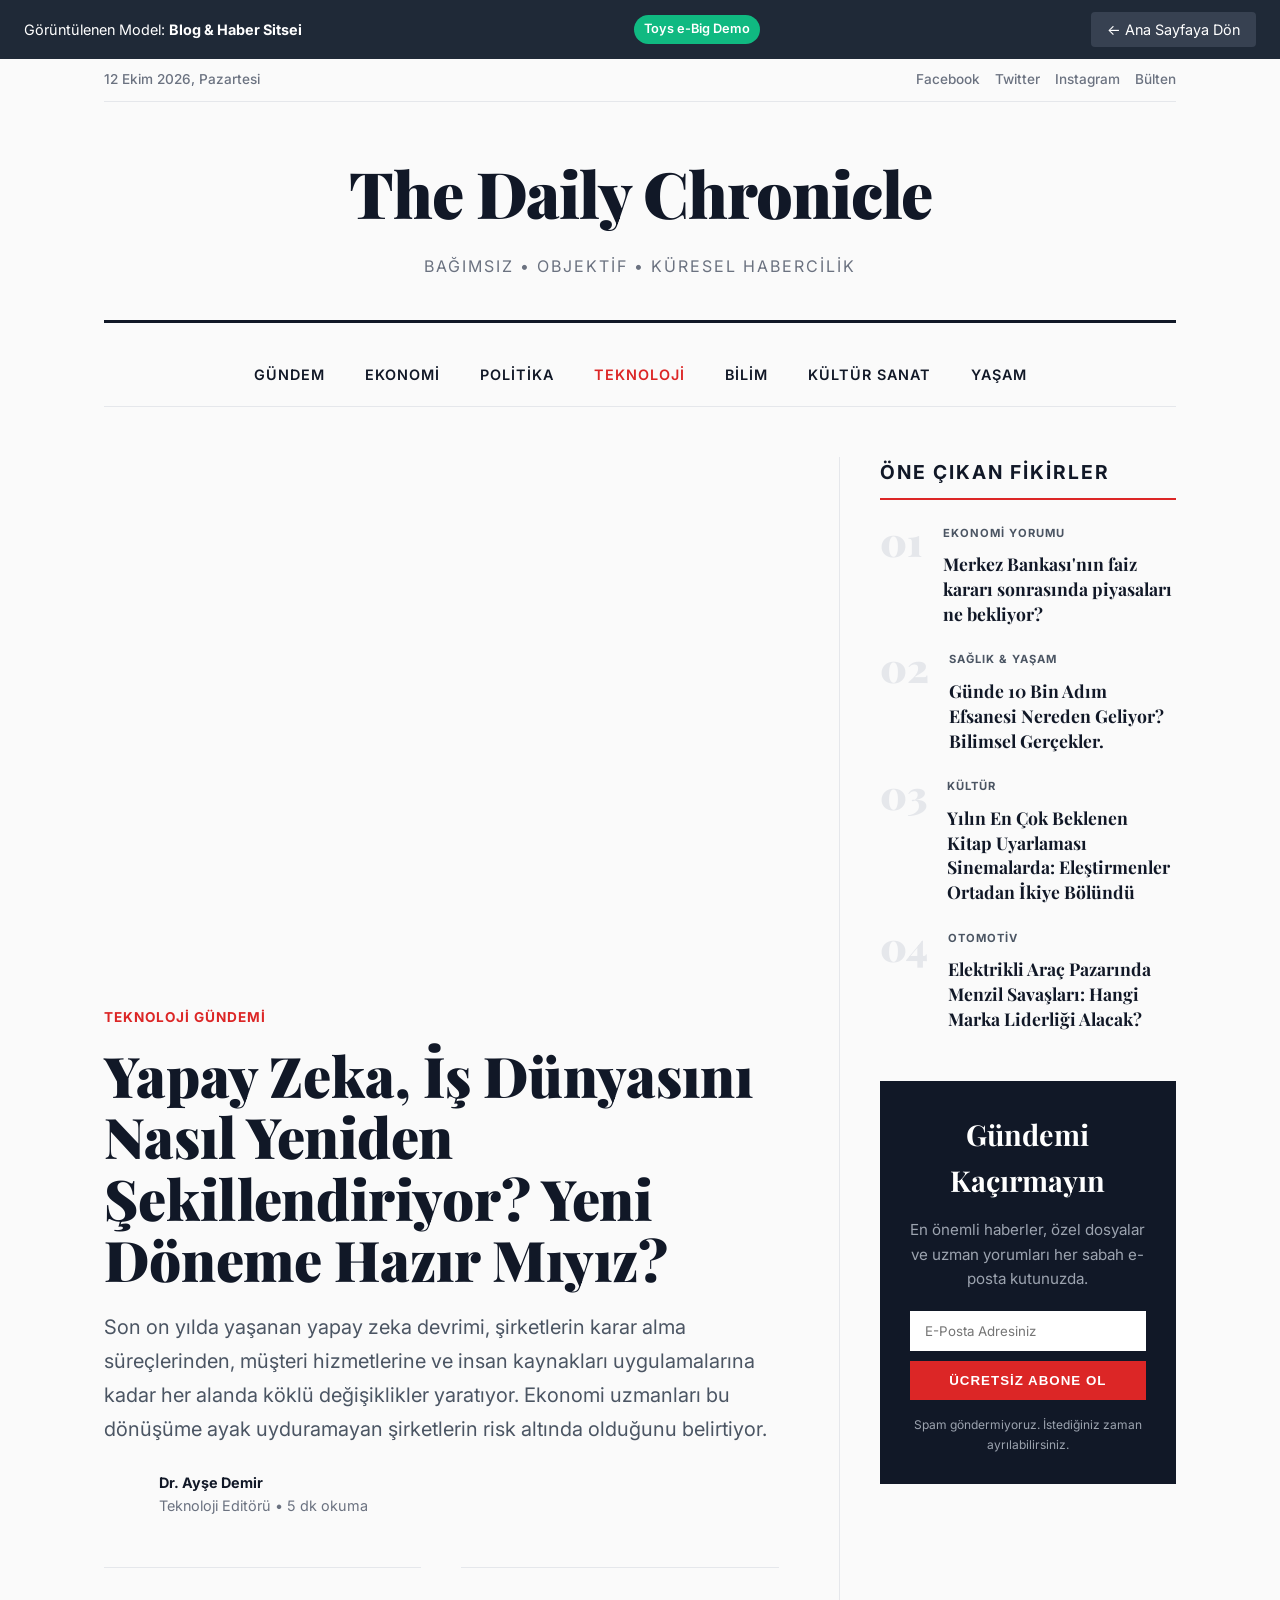
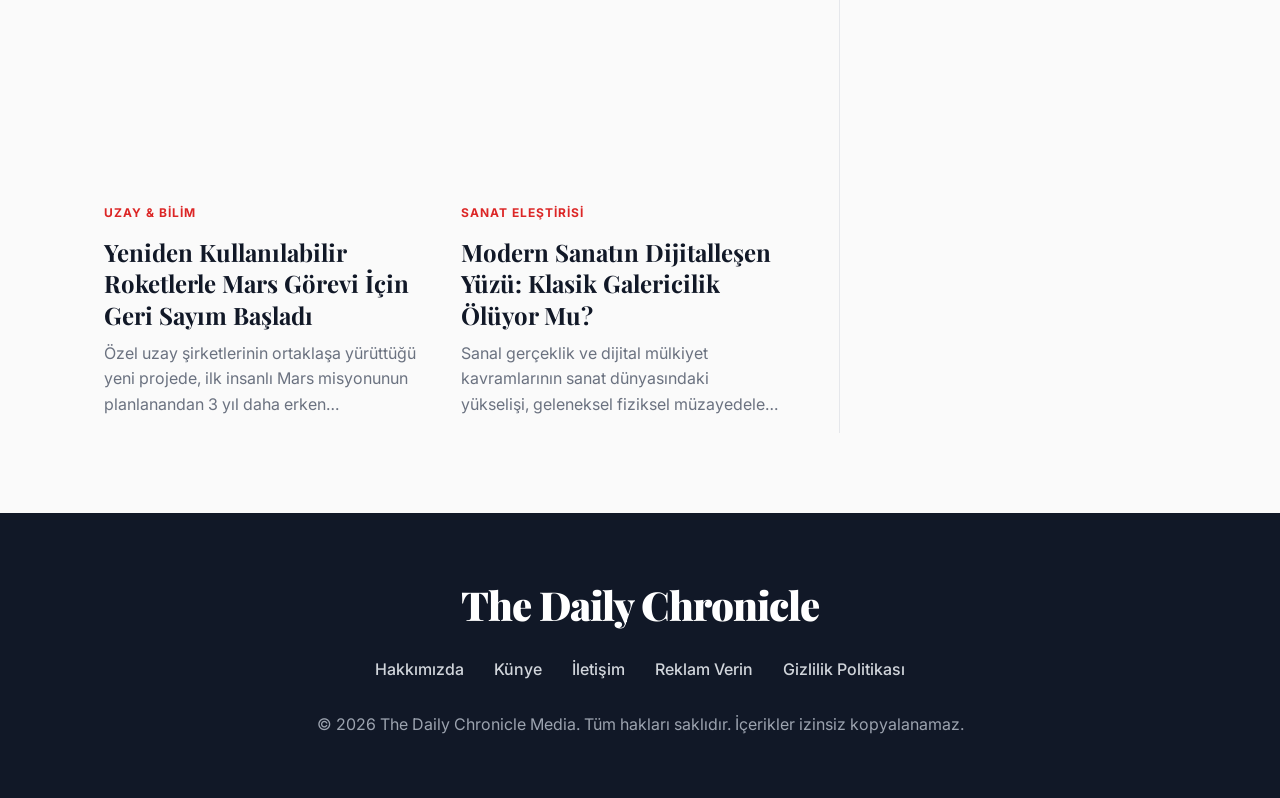
<file: models/blog.html>
<!DOCTYPE html>
<html lang="tr">
<head>
    <meta charset="UTF-8">
    <meta name="viewport" content="width=device-width, initial-scale=1.0">
    <title>Blog ve Haber Sitesi Modeli | Toys e-Big</title>
    <link href="https://fonts.googleapis.com/css2?family=Playfair+Display:ital,wght@0,400;0,700;0,900;1,400&family=Inter:wght@400;500;600;700&display=swap" rel="stylesheet">
    <style>
        * { margin: 0; padding: 0; box-sizing: border-box; }
        body { background: #fafafa; color: #374151; font-family: 'Inter', sans-serif; line-height: 1.6;}
        h1, h2, h3, h4, .logo { font-family: 'Playfair Display', serif; color: #111827;}
        
        /* Demo Bar */
        .demo-bar { background: #1f2937; color: white; padding: 12px 24px; display: flex; justify-content: space-between; align-items: center; position: sticky; top: 0; z-index: 1000; font-size: 0.9rem; font-family: 'Inter', sans-serif; }
        .demo-bar a { color: white; text-decoration: none; padding: 6px 16px; background: #374151; border-radius: 4px; transition: 0.2s; }
        .demo-bar a:hover { background: #4b5563; }
        .demo-bar .badge { background: #10b981; padding: 4px 10px; border-radius: 20px; font-size: 0.8rem; font-weight: 600; }
        
        .container { max-width: 1200px; margin: 0 auto; padding: 0 5%; }
        
        /* Top Bar */
        .top-nav { display: flex; justify-content: space-between; padding: 10px 0; border-bottom: 1px solid #e5e7eb; font-size: 0.85rem; color: #6b7280; font-weight: 500;}
        .socials { display: flex; gap: 15px; }

        /* Header */
        header { padding: 40px 0; text-align: center; border-bottom: 3px solid #111827; margin-bottom: 20px;}
        .logo { font-size: 4rem; font-weight: 900; letter-spacing: -1px; margin-bottom: 10px;}
        .tagline { font-family: 'Inter', sans-serif; font-size: 1rem; color: #6b7280; text-transform: uppercase; letter-spacing: 2px;}

        /* Navigation */
        .main-nav { display: flex; justify-content: center; gap: 40px; padding: 20px 0; border-bottom: 1px solid #e5e7eb; margin-bottom: 50px;}
        .main-nav a { text-decoration: none; color: #111827; font-weight: 600; text-transform: uppercase; font-size: 0.9rem; letter-spacing: 1px; transition: color 0.2s;}
        .main-nav a:hover, .main-nav a.active { color: #dc2626; }

        /* Layout Grid */
        .layout { display: grid; grid-template-columns: 2fr 1fr; gap: 60px; margin-bottom: 80px;}

        /* Main Story */
        .main-story { margin-bottom: 50px; }
        .main-img { width: 100%; height: 500px; background: #e5e7eb; object-fit: cover; margin-bottom: 25px; transition: transform 0.3s; }
        .img-wrap { overflow: hidden; margin-bottom: 25px; }
        .img-wrap:hover .main-img { transform: scale(1.03); }
        .post-cat { color: #dc2626; font-weight: 700; font-size: 0.85rem; text-transform: uppercase; margin-bottom: 15px; display: block; letter-spacing: 1px;}
        .main-title { font-size: 3.5rem; line-height: 1.1; margin-bottom: 20px; font-weight: 900;}
        .main-excerpt { font-size: 1.25rem; color: #4b5563; line-height: 1.7; margin-bottom: 25px; }
        .meta { display: flex; align-items: center; gap: 15px; font-size: 0.9rem; color: #6b7280; }
        .author-pic { width: 40px; height: 40px; border-radius: 50%; background: #d1d5db; }
        
        /* Sub Stories Grid */
        .sub-stories { display: grid; grid-template-columns: 1fr 1fr; gap: 40px; }
        .sub-story { border-top: 1px solid #e5e7eb; padding-top: 20px; }
        .sub-img { width: 100%; height: 200px; background: #e5e7eb; margin-bottom: 15px; }
        .sub-title { font-size: 1.5rem; line-height: 1.3; margin-bottom: 10px; font-weight: 700;}
        .sub-excerpt { font-size: 1rem; color: #6b7280; margin-bottom: 15px; display: -webkit-box; -webkit-line-clamp: 3; -webkit-box-orient: vertical; overflow: hidden;}

        /* Sidebar */
        .sidebar { padding-left: 40px; border-left: 1px solid #e5e7eb; }
        .widget { margin-bottom: 50px; }
        .widget-title { font-size: 1.2rem; font-family: 'Inter', sans-serif; text-transform: uppercase; letter-spacing: 2px; border-bottom: 2px solid #dc2626; padding-bottom: 10px; margin-bottom: 25px; font-weight: 700;}
        
        /* Trending List */
        .trending-list { counter-reset: trending-counter; }
        .trending-item { display: flex; gap: 20px; margin-bottom: 25px; align-items: flex-start; }
        .trending-item::before { counter-increment: trending-counter; content: "0" counter(trending-counter); font-family: 'Playfair Display', serif; font-size: 2.5rem; font-weight: 900; color: #e5e7eb; line-height: 0.8; }
        .trending-item h4 { font-size: 1.1rem; line-height: 1.4; margin-top: -5px; cursor:pointer;}
        .trending-item h4:hover { color: #dc2626; }

        /* Newsletter */
        .newsletter { background: #111827; color: white; padding: 30px; text-align: center; }
        .newsletter h3 { color: white; font-size: 1.8rem; margin-bottom: 15px; }
        .newsletter p { font-size: 0.95rem; color: #9ca3af; margin-bottom: 20px; }
        .newsletter input { width: 100%; padding: 12px 15px; border: none; margin-bottom: 10px; font-family: 'Inter'; outline:none;}
        .newsletter button { width: 100%; padding: 12px; background: #dc2626; color: white; border: none; font-weight: 600; cursor: pointer; text-transform: uppercase; letter-spacing: 1px;}
        .newsletter button:hover { background: #b91c1c; }

        /* Footer */
        footer { background: #111827; padding: 60px 0; color: #9ca3af; text-align: center; }
        footer .logo { color: white; font-size: 2.5rem; margin-bottom: 20px; }
        footer .nav { display: flex; justify-content: center; gap: 30px; margin-bottom: 30px; font-family: 'Inter'; font-weight: 500;}
        footer .nav a { color: #d1d5db; text-decoration: none; }
        footer .nav a:hover { color: white; }
    </style>
</head>
<body>
    <div class="demo-bar">
        <span>Görüntülenen Model: <strong>Blog & Haber Sitsei</strong></span>
        <span class="badge">Toys e-Big Demo</span>
        <a href="../index.html#modeller">&larr; Ana Sayfaya Dön</a>
    </div>

    <div class="container">
        <div class="top-nav">
            <div>12 Ekim 2026, Pazartesi</div>
            <div class="socials">
                <span>Facebook</span>
                <span>Twitter</span>
                <span>Instagram</span>
                <span>Bülten</span>
            </div>
        </div>

        <header>
            <div class="logo">The Daily Chronicle</div>
            <div class="tagline">Bağımsız • Objektif • Küresel Habercilik</div>
        </header>

        <nav class="main-nav">
            <a href="#">Gündem</a>
            <a href="#">Ekonomi</a>
            <a href="#">Politika</a>
            <a href="#" class="active">Teknoloji</a>
            <a href="#">Bilim</a>
            <a href="#">Kültür Sanat</a>
            <a href="#">Yaşam</a>
        </nav>

        <div class="layout">
            <main>
                <article class="main-story">
                    <div class="img-wrap">
                        <div class="main-img" style="background: url('https://images.unsplash.com/photo-1485827404703-89b55fcc595e?w=1000&q=80') center/cover;"></div>
                    </div>
                    <span class="post-cat">Teknoloji Gündemi</span>
                    <h1 class="main-title">Yapay Zeka, İş Dünyasını Nasıl Yeniden Şekillendiriyor? Yeni Döneme Hazır Mıyız?</h1>
                    <p class="main-excerpt">Son on yılda yaşanan yapay zeka devrimi, şirketlerin karar alma süreçlerinden, müşteri hizmetlerine ve insan kaynakları uygulamalarına kadar her alanda köklü değişiklikler yaratıyor. Ekonomi uzmanları bu dönüşüme ayak uyduramayan şirketlerin risk altında olduğunu belirtiyor.</p>
                    <div class="meta">
                        <div class="author-pic" style="background: url('https://randomuser.me/api/portraits/women/44.jpg') center/cover;"></div>
                        <div>
                            <strong style="color: #111827;">Dr. Ayşe Demir</strong>
                            <div>Teknoloji Editörü &bull; 5 dk okuma</div>
                        </div>
                    </div>
                </article>

                <div class="sub-stories">
                    <article class="sub-story">
                        <div class="sub-img" style="background: url('https://images.unsplash.com/photo-1614729939124-03290b5609ce?w=600&q=80') center/cover;"></div>
                        <span class="post-cat" style="font-size: 0.75rem;">Uzay & Bilim</span>
                        <h3 class="sub-title">Yeniden Kullanılabilir Roketlerle Mars Görevi İçin Geri Sayım Başladı</h3>
                        <p class="sub-excerpt">Özel uzay şirketlerinin ortaklaşa yürüttüğü yeni projede, ilk insanlı Mars misyonunun planlanandan 3 yıl daha erken gerçekleşebileceği açıklandı. Yörünge testleri devam ediyor.</p>
                    </article>
                    <article class="sub-story">
                        <div class="sub-img" style="background: url('https://images.unsplash.com/photo-1547891654-e66ed7ebb968?w=600&q=80') center/cover;"></div>
                        <span class="post-cat" style="font-size: 0.75rem;">Sanat Eleştirisi</span>
                        <h3 class="sub-title">Modern Sanatın Dijitalleşen Yüzü: Klasik Galericilik Ölüyor Mu?</h3>
                        <p class="sub-excerpt">Sanal gerçeklik ve dijital mülkiyet kavramlarının sanat dünyasındaki yükselişi, geleneksel fiziksel müzayedeleri ve galeri kültürünü kökten değiştirmeye zorluyor.</p>
                    </article>
                </div>
            </main>

            <aside class="sidebar">
                <div class="widget">
                    <h3 class="widget-title">Öne Çıkan Fikirler</h3>
                    <div class="trending-list">
                        <div class="trending-item">
                            <div>
                                <span class="post-cat" style="font-size: 0.7rem; color: #4b5563;">Ekonomi Yorumu</span>
                                <h4>Merkez Bankası'nın faiz kararı sonrasında piyasaları ne bekliyor?</h4>
                            </div>
                        </div>
                        <div class="trending-item">
                            <div>
                                <span class="post-cat" style="font-size: 0.7rem; color: #4b5563;">Sağlık & Yaşam</span>
                                <h4>Günde 10 Bin Adım Efsanesi Nereden Geliyor? Bilimsel Gerçekler.</h4>
                            </div>
                        </div>
                        <div class="trending-item">
                            <div>
                                <span class="post-cat" style="font-size: 0.7rem; color: #4b5563;">Kültür</span>
                                <h4>Yılın En Çok Beklenen Kitap Uyarlaması Sinemalarda: Eleştirmenler Ortadan İkiye Bölündü</h4>
                            </div>
                        </div>
                        <div class="trending-item">
                            <div>
                                <span class="post-cat" style="font-size: 0.7rem; color: #4b5563;">Otomotiv</span>
                                <h4>Elektrikli Araç Pazarında Menzil Savaşları: Hangi Marka Liderliği Alacak?</h4>
                            </div>
                        </div>
                    </div>
                </div>

                <div class="widget newsletter">
                    <h3>Gündemi Kaçırmayın</h3>
                    <p>En önemli haberler, özel dosyalar ve uzman yorumları her sabah e-posta kutunuzda.</p>
                    <form onsubmit="event.preventDefault();">
                        <input type="email" placeholder="E-Posta Adresiniz" required>
                        <button type="submit">Ücretsiz Abone Ol</button>
                    </form>
                    <p style="font-size: 0.75rem; margin-top: 15px; margin-bottom: 0;">Spam göndermiyoruz. İstediğiniz zaman ayrılabilirsiniz.</p>
                </div>
            </aside>
        </div>
    </div>

    <footer>
        <div class="container">
            <div class="logo">The Daily Chronicle</div>
            <div class="nav">
                <a href="#">Hakkımızda</a>
                <a href="#">Künye</a>
                <a href="#">İletişim</a>
                <a href="#">Reklam Verin</a>
                <a href="#">Gizlilik Politikası</a>
            </div>
            <p>&copy; 2026 The Daily Chronicle Media. Tüm hakları saklıdır. İçerikler izinsiz kopyalanamaz.</p>
        </div>
    </footer>
</body>
</html>
</file>
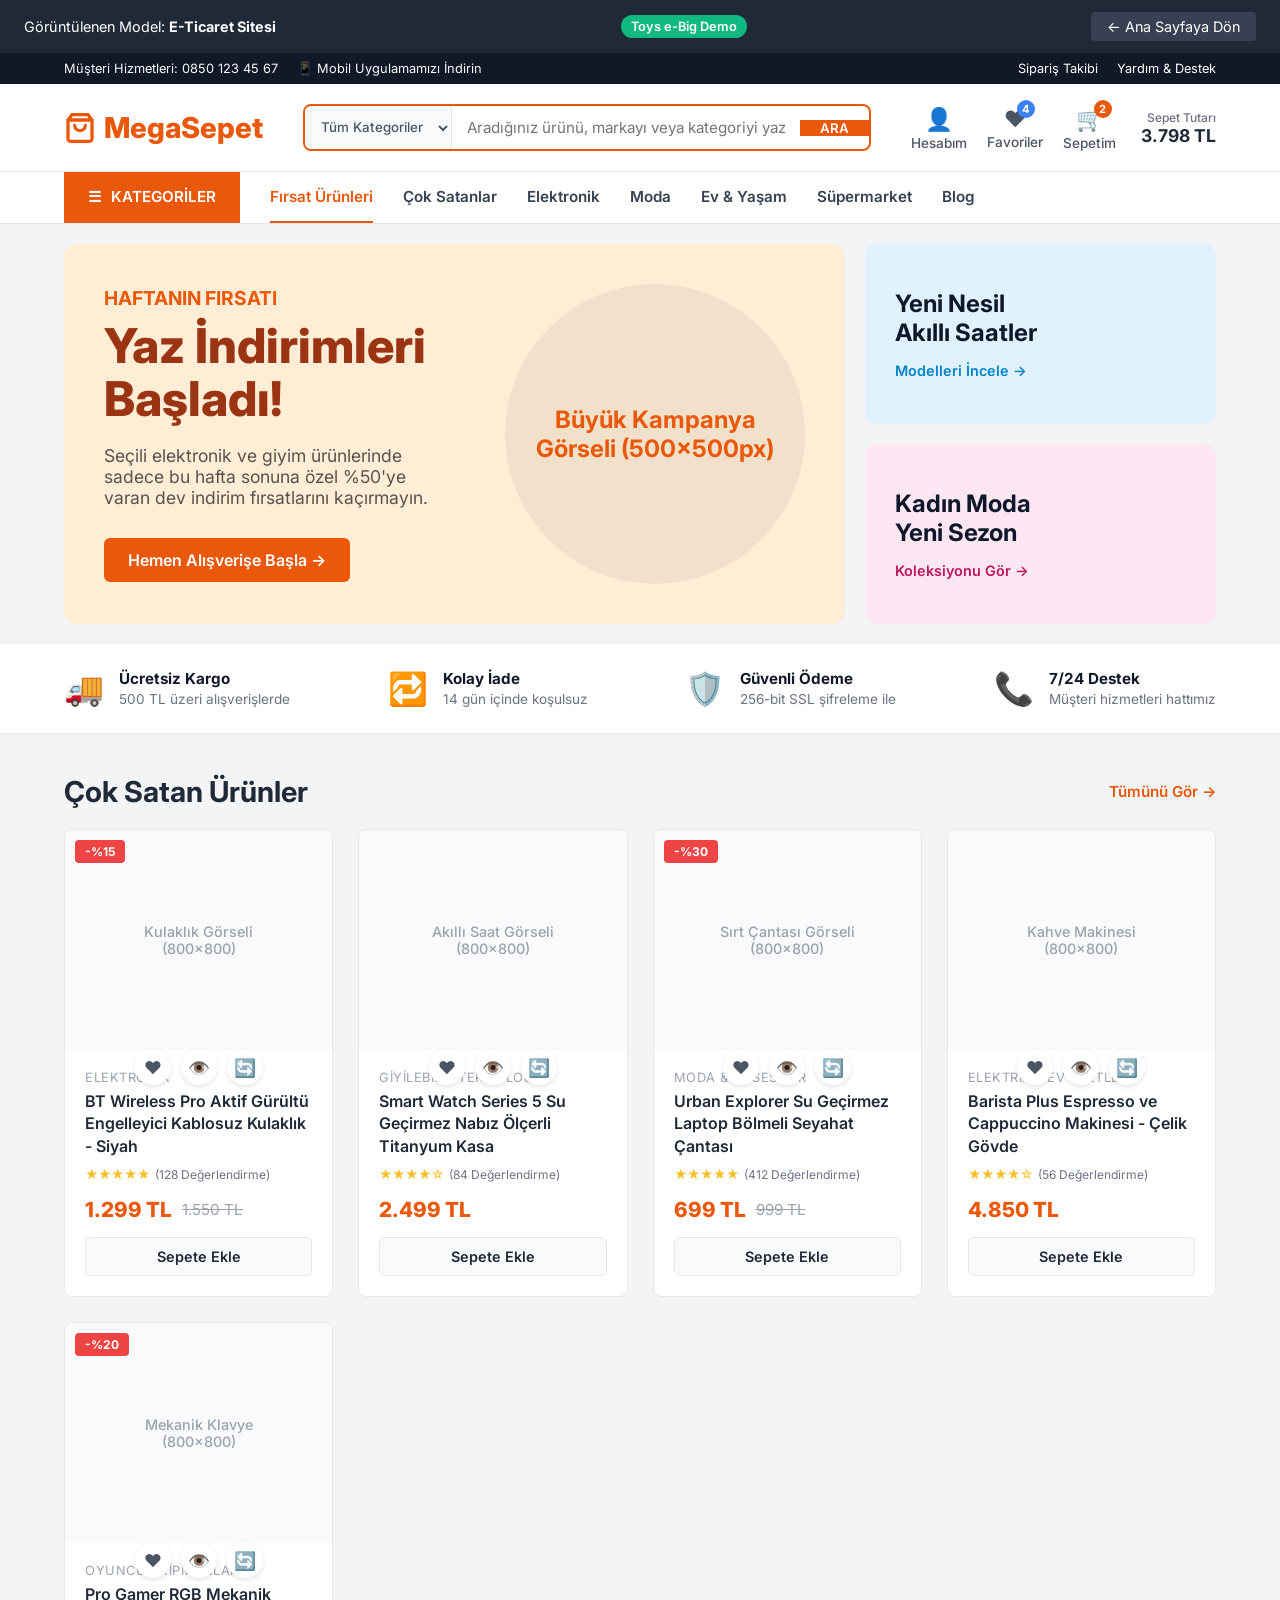
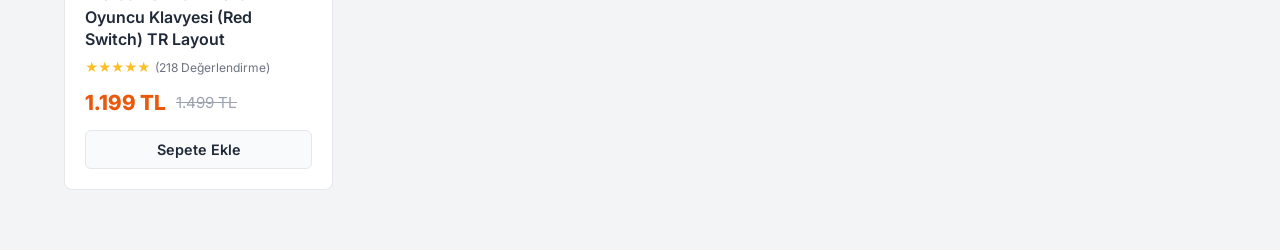
<file: models/eticaret.html>
<!DOCTYPE html>
<html lang="tr">
<head>
    <meta charset="UTF-8">
    <meta name="viewport" content="width=device-width, initial-scale=1.0">
    <title>E-Ticaret Sitesi Modeli | Toys e-Big</title>
    <link href="https://fonts.googleapis.com/css2?family=Inter:wght@400;500;600;700;800&display=swap" rel="stylesheet">
    <style>
        * { margin: 0; padding: 0; box-sizing: border-box; font-family: 'Inter', sans-serif; }
        body { background: #f3f4f6; color: #1f2937; }
        
        /* Demo Bar */
        .demo-bar { background: #1f2937; color: white; padding: 12px 24px; display: flex; justify-content: space-between; align-items: center; position: sticky; top: 0; z-index: 1000; font-size: 0.9rem; }
        .demo-bar a { color: white; text-decoration: none; padding: 6px 16px; background: #374151; border-radius: 4px; transition: 0.2s; }
        .demo-bar a:hover { background: #4b5563; }
        .demo-bar .badge { background: #10b981; padding: 4px 10px; border-radius: 20px; font-size: 0.8rem; font-weight: 600; }
        
        /* Top Bar */
        .top-bar { background: #111827; color: #f9fafb; font-size: 0.8rem; text-align: center; padding: 8px; display: flex; justify-content: space-between; padding-left: 5%; padding-right: 5%;}
        .top-bar span { margin-right: 15px; }

        /* Header */
        header { background: white; padding: 20px 5%; display: flex; justify-content: space-between; align-items: center; border-bottom: 1px solid #e5e7eb; position: relative;}
        .logo { font-size: 1.8rem; font-weight: 800; color: #ea580c; display: flex; align-items: center; gap: 8px; text-decoration: none; }
        
        .search-container { flex-grow: 1; max-width: 600px; margin: 0 40px; display: flex; align-items: center; border: 2px solid #ea580c; border-radius: 8px; overflow: hidden; background: white;}
        .search-container select { padding: 12px; border: none; border-right: 1px solid #e5e7eb; background: #f9fafb; font-weight: 500; color: #4b5563; outline: none; cursor: pointer; }
        .search-container input { flex-grow: 1; border: none; padding: 12px 15px; outline: none; font-size: 0.95rem; }
        .search-container button { background: #ea580c; border: none; color: white; padding: 0 20px; cursor: pointer; font-weight: 600; transition: background 0.2s; }
        .search-container button:hover { background: #c2410c; }
        
        .actions { display: flex; gap: 20px; align-items: center; }
        .action-item { display: flex; flex-direction: column; align-items: center; color: #4b5563; text-decoration: none; font-size: 0.85rem; font-weight: 500;}
        .action-icon { font-size: 1.4rem; margin-bottom: 2px; position: relative;}
        .cart-badge { position: absolute; top: -5px; right: -8px; background: #ea580c; color: white; font-size: 0.7rem; width: 18px; height: 18px; display: flex; align-items: center; justify-content: center; border-radius: 50%; font-weight: bold;}

        /* Navigation */
        .nav-menu { background: #fff; padding: 0 5%; display: flex; gap: 30px; border-bottom: 1px solid #e5e7eb; font-weight: 600; font-size: 0.95rem; }
        .nav-menu a { color: #374151; text-decoration: none; padding: 15px 0; border-bottom: 2px solid transparent; transition: all 0.2s; }
        .nav-menu a:hover, .nav-menu a.active { color: #ea580c; border-bottom-color: #ea580c; }
        .nav-menu .categories-btn { background: #ea580c; color: white; padding: 15px 24px; text-decoration: none; display: flex; align-items: center; gap: 10px; }

        /* Banner */
        .banner { display: flex; padding: 20px 5%; gap: 20px; }
        .main-banner { flex: 2; border-radius: 12px; overflow: hidden; position: relative; background: #ffedd5; display: flex; align-items: center; justify-content: space-between; padding: 40px; }
        .banner-text { max-width: 50%; }
        .banner-text h4 { color: #ea580c; font-size: 1.2rem; margin-bottom: 10px; font-weight: 700; text-transform: uppercase; }
        .banner-text h2 { color: #9a3412; font-size: 3rem; line-height: 1.1; margin-bottom: 20px; font-weight: 800; }
        .banner-text p { color: #57534e; font-size: 1.1rem; margin-bottom: 30px; }
        .btn-shop { background: #ea580c; color: white; text-decoration: none; padding: 12px 24px; border-radius: 6px; font-weight: 600; font-size: 1rem; transition: background 0.2s; display: inline-block; }
        .btn-shop:hover { background: #c2410c; }
        .banner-img-ph { width: 300px; height: 300px; background: rgba(0,0,0,0.05); border-radius: 50%; display: flex; align-items: center; justify-content: center; color: #ea580c; font-weight: bold; font-size: 1.5rem; text-align: center; padding: 20px;}
        
        .side-banners { flex: 1; display: flex; flex-direction: column; gap: 20px; }
        .side-banner { flex: 1; border-radius: 12px; background: #e0f2fe; padding: 30px; display: flex; flex-direction: column; justify-content: center; position: relative; overflow: hidden; }
        .side-banner:nth-child(2) { background: #fce7f3; }
        .side-banner h3 { font-size: 1.5rem; color: #0f172a; margin-bottom: 15px; }
        .side-banner .link-shop { color: #0284c7; font-weight: 600; text-decoration: none; font-size: 0.9rem; }
        .side-banner:nth-child(2) .link-shop { color: #be185d; }

        /* Trust Badges */
        .trust-badges { background: white; padding: 25px 5%; display: flex; justify-content: space-between; border-bottom: 1px solid #e5e7eb; }
        .trust-item { display: flex; align-items: center; gap: 15px; }
        .trust-icon { font-size: 2rem; color: #ea580c; }
        .trust-text strong { display: block; color: #111827; font-size: 0.95rem; }
        .trust-text span { color: #6b7280; font-size: 0.85rem; }

        /* Products Grid */
        .section-header { display: flex; justify-content: space-between; align-items: center; padding: 40px 5% 20px; }
        .section-header h2 { font-size: 1.8rem; color: #1f2937; }
        .view-all { color: #ea580c; font-weight: 600; text-decoration: none; font-size: 0.95rem; }
        
        .products { padding: 0 5% 60px; display: grid; grid-template-columns: repeat(auto-fill, minmax(250px, 1fr)); gap: 25px; }
        .product-card { background: white; border-radius: 8px; border: 1px solid #e5e7eb; overflow: hidden; transition: box-shadow 0.3s, transform 0.3s; position: relative; display: flex; flex-direction: column;}
        .product-card:hover { transform: translateY(-5px); box-shadow: 0 10px 25px -5px rgba(0,0,0,0.1); }
        .discount-badge { position: absolute; top: 10px; left: 10px; background: #ef4444; color: white; padding: 4px 10px; border-radius: 4px; font-size: 0.75rem; font-weight: 700; z-index: 2; }
        .p-image { height: 220px; background: #f9fafb; display: flex; align-items: center; justify-content: center; position: relative;}
        .p-img-text { color: #9ca3af; font-weight: 500; font-size: 0.9rem; text-align: center; padding: 20px;}
        .p-actions { position: absolute; bottom: -50px; left: 0; right: 0; display: flex; justify-content: center; gap: 10px; transition: bottom 0.3s; padding-bottom: 15px;}
        .product-card:hover .p-actions { bottom: 0; }
        .action-btn { width: 36px; height: 36px; border-radius: 50%; background: white; border: none; box-shadow: 0 2px 5px rgba(0,0,0,0.1); display: flex; align-items: center; justify-content: center; cursor: pointer; color: #4b5563; font-size: 1.1rem; transition: background 0.2s, color 0.2s;}
        .action-btn:hover { background: #ea580c; color: white; }
        
        .p-info { padding: 20px; flex-grow: 1; display: flex; flex-direction: column; }
        .p-category { font-size: 0.8rem; color: #9ca3af; margin-bottom: 5px; text-transform: uppercase; letter-spacing: 0.5px;}
        .p-title { font-weight: 600; font-size: 1rem; color: #1f2937; margin-bottom: 10px; line-height: 1.4; flex-grow: 1; }
        .p-rating { color: #fbbf24; font-size: 0.8rem; margin-bottom: 15px; display: flex; align-items: center; gap: 5px; }
        .p-rating span { color: #6b7280; font-size: 0.75rem; }
        .p-price-wrap { display: flex; align-items: center; gap: 10px; margin-bottom: 15px; }
        .p-price { font-weight: 800; color: #ea580c; font-size: 1.3rem; }
        .p-old-price { color: #9ca3af; text-decoration: line-through; font-size: 0.95rem; }
        .btn-add { background: #f9fafb; color: #1f2937; border: 1px solid #e5e7eb; padding: 10px 0; width: 100%; border-radius: 6px; cursor: pointer; font-weight: 600; transition: all 0.2s; font-size: 0.9rem;}
        .btn-add:hover { background: #ea580c; color: white; border-color: #ea580c; }
    </style>
</head>
<body>
    <div class="demo-bar">
        <span>Görüntülenen Model: <strong>E-Ticaret Sitesi</strong></span>
        <span class="badge">Toys e-Big Demo</span>
        <a href="../index.html#modeller">&larr; Ana Sayfaya Dön</a>
    </div>

    <!-- MOCKUP CONTENT -->
    <div class="top-bar">
        <div>
            <span>Müşteri Hizmetleri: 0850 123 45 67</span>
            <span>📱 Mobil Uygulamamızı İndirin</span>
        </div>
        <div>
            <a href="#" style="color:white; margin-right:15px; text-decoration:none;">Sipariş Takibi</a>
            <a href="#" style="color:white; text-decoration:none;">Yardım & Destek</a>
        </div>
    </div>

    <header>
        <a href="#" class="logo">
            <svg width="32" height="32" viewBox="0 0 24 24" fill="none" class="product-icon"><path d="M6 2L3 6v14a2 2 0 0 0 2 2h14a2 2 0 0 0 2-2V6l-3-4zM3 6h18M16 10a4 4 0 0 1-8 0" stroke="currentColor" stroke-width="2.5" stroke-linecap="round"/></svg>
            MegaSepet
        </a>
        
        <div class="search-container">
            <select>
                <option>Tüm Kategoriler</option>
                <option>Elektronik</option>
                <option>Moda & Giyim</option>
                <option>Ev & Yaşam</option>
            </select>
            <input type="text" placeholder="Aradığınız ürünü, markayı veya kategoriyi yazın...">
            <button>ARA</button>
        </div>
        
        <div class="actions">
            <a href="#" class="action-item">
                <div class="action-icon">👤</div>
                <span>Hesabım</span>
            </a>
            <a href="#" class="action-item">
                <div class="action-icon">❤️<div class="cart-badge" style="background:#3b82f6;">4</div></div>
                <span>Favoriler</span>
            </a>
            <a href="#" class="action-item">
                <div class="action-icon">🛒<div class="cart-badge">2</div></div>
                <span>Sepetim</span>
            </a>
            <div style="margin-left:5px; text-align:right;">
                <div style="font-size:0.75rem; color:#6b7280; font-weight:500;">Sepet Tutarı</div>
                <div style="font-size:1.1rem; font-weight:700; color:#1f2937;">3.798 TL</div>
            </div>
        </div>
    </header>

    <div class="nav-menu">
        <a href="#" class="categories-btn">
            <span>☰</span> KATEGORİLER
        </a>
        <a href="#" class="active">Fırsat Ürünleri</a>
        <a href="#">Çok Satanlar</a>
        <a href="#">Elektronik</a>
        <a href="#">Moda</a>
        <a href="#">Ev & Yaşam</a>
        <a href="#">Süpermarket</a>
        <a href="#">Blog</a>
    </div>

    <div class="banner">
        <div class="main-banner">
            <div class="banner-text">
                <h4>Haftanın Fırsatı</h4>
                <h2>Yaz İndirimleri Başladı!</h2>
                <p>Seçili elektronik ve giyim ürünlerinde sadece bu hafta sonuna özel %50'ye varan dev indirim fırsatlarını kaçırmayın.</p>
                <a href="#" class="btn-shop">Hemen Alışverişe Başla &rarr;</a>
            </div>
            <div class="banner-img-ph">Büyük Kampanya Görseli (500x500px)</div>
        </div>
        <div class="side-banners">
            <div class="side-banner">
                <h3>Yeni Nesil<br>Akıllı Saatler</h3>
                <a href="#" class="link-shop">Modelleri İncele &rarr;</a>
            </div>
            <div class="side-banner">
                <h3>Kadın Moda<br>Yeni Sezon</h3>
                <a href="#" class="link-shop">Koleksiyonu Gör &rarr;</a>
            </div>
        </div>
    </div>

    <div class="trust-badges">
        <div class="trust-item">
            <div class="trust-icon">🚚</div>
            <div class="trust-text">
                <strong>Ücretsiz Kargo</strong>
                <span>500 TL üzeri alışverişlerde</span>
            </div>
        </div>
        <div class="trust-item">
            <div class="trust-icon">🔁</div>
            <div class="trust-text">
                <strong>Kolay İade</strong>
                <span>14 gün içinde koşulsuz</span>
            </div>
        </div>
        <div class="trust-item">
            <div class="trust-icon">🛡️</div>
            <div class="trust-text">
                <strong>Güvenli Ödeme</strong>
                <span>256-bit SSL şifreleme ile</span>
            </div>
        </div>
        <div class="trust-item">
            <div class="trust-icon">📞</div>
            <div class="trust-text">
                <strong>7/24 Destek</strong>
                <span>Müşteri hizmetleri hattımız</span>
            </div>
        </div>
    </div>

    <div class="section-header">
        <h2>Çok Satan Ürünler</h2>
        <a href="#" class="view-all">Tümünü Gör &rarr;</a>
    </div>

    <div class="products">
        <!-- Ürün 1 -->
        <div class="product-card">
            <div class="discount-badge">-%15</div>
            <div class="p-image">
                <div class="p-actions">
                    <button class="action-btn">❤️</button>
                    <button class="action-btn">👁️</button>
                    <button class="action-btn">🔄</button>
                </div>
                <div class="p-img-text">Kulaklık Görseli<br>(800x800)</div>
            </div>
            <div class="p-info">
                <div class="p-category">Elektronik</div>
                <h3 class="p-title">BT Wireless Pro Aktif Gürültü Engelleyici Kablosuz Kulaklık - Siyah</h3>
                <div class="p-rating">★★★★★ <span>(128 Değerlendirme)</span></div>
                <div class="p-price-wrap">
                    <span class="p-price">1.299 TL</span>
                    <span class="p-old-price">1.550 TL</span>
                </div>
                <button class="btn-add">Sepete Ekle</button>
            </div>
        </div>

        <!-- Ürün 2 -->
        <div class="product-card">
            <div class="p-image">
                <div class="p-actions">
                    <button class="action-btn">❤️</button>
                    <button class="action-btn">👁️</button>
                    <button class="action-btn">🔄</button>
                </div>
                <div class="p-img-text">Akıllı Saat Görseli<br>(800x800)</div>
            </div>
            <div class="p-info">
                <div class="p-category">Giyilebilir Teknoloji</div>
                <h3 class="p-title">Smart Watch Series 5 Su Geçirmez Nabız Ölçerli Titanyum Kasa</h3>
                <div class="p-rating">★★★★☆ <span>(84 Değerlendirme)</span></div>
                <div class="p-price-wrap">
                    <span class="p-price">2.499 TL</span>
                </div>
                <button class="btn-add">Sepete Ekle</button>
            </div>
        </div>

        <!-- Ürün 3 -->
        <div class="product-card">
            <div class="discount-badge">-%30</div>
            <div class="p-image">
                <div class="p-actions">
                    <button class="action-btn">❤️</button>
                    <button class="action-btn">👁️</button>
                    <button class="action-btn">🔄</button>
                </div>
                <div class="p-img-text">Sırt Çantası Görseli<br>(800x800)</div>
            </div>
            <div class="p-info">
                <div class="p-category">Moda & Aksesuar</div>
                <h3 class="p-title">Urban Explorer Su Geçirmez Laptop Bölmeli Seyahat Çantası</h3>
                <div class="p-rating">★★★★★ <span>(412 Değerlendirme)</span></div>
                <div class="p-price-wrap">
                    <span class="p-price">699 TL</span>
                    <span class="p-old-price">999 TL</span>
                </div>
                <button class="btn-add">Sepete Ekle</button>
            </div>
        </div>

        <!-- Ürün 4 -->
        <div class="product-card">
            <div class="p-image">
                <div class="p-actions">
                    <button class="action-btn">❤️</button>
                    <button class="action-btn">👁️</button>
                    <button class="action-btn">🔄</button>
                </div>
                <div class="p-img-text">Kahve Makinesi<br>(800x800)</div>
            </div>
            <div class="p-info">
                <div class="p-category">Elektrikli Ev Aletleri</div>
                <h3 class="p-title">Barista Plus Espresso ve Cappuccino Makinesi - Çelik Gövde</h3>
                <div class="p-rating">★★★★☆ <span>(56 Değerlendirme)</span></div>
                <div class="p-price-wrap">
                    <span class="p-price">4.850 TL</span>
                </div>
                <button class="btn-add">Sepete Ekle</button>
            </div>
        </div>
        
        <!-- Ürün 5 -->
        <div class="product-card">
            <div class="discount-badge">-%20</div>
            <div class="p-image">
                <div class="p-actions">
                    <button class="action-btn">❤️</button>
                    <button class="action-btn">👁️</button>
                    <button class="action-btn">🔄</button>
                </div>
                <div class="p-img-text">Mekanik Klavye<br>(800x800)</div>
            </div>
            <div class="p-info">
                <div class="p-category">Oyuncu Ekipmanları</div>
                <h3 class="p-title">Pro Gamer RGB Mekanik Oyuncu Klavyesi (Red Switch) TR Layout</h3>
                <div class="p-rating">★★★★★ <span>(218 Değerlendirme)</span></div>
                <div class="p-price-wrap">
                    <span class="p-price">1.199 TL</span>
                    <span class="p-old-price">1.499 TL</span>
                </div>
                <button class="btn-add">Sepete Ekle</button>
            </div>
        </div>
    </div>
</body>
</html>
</file>
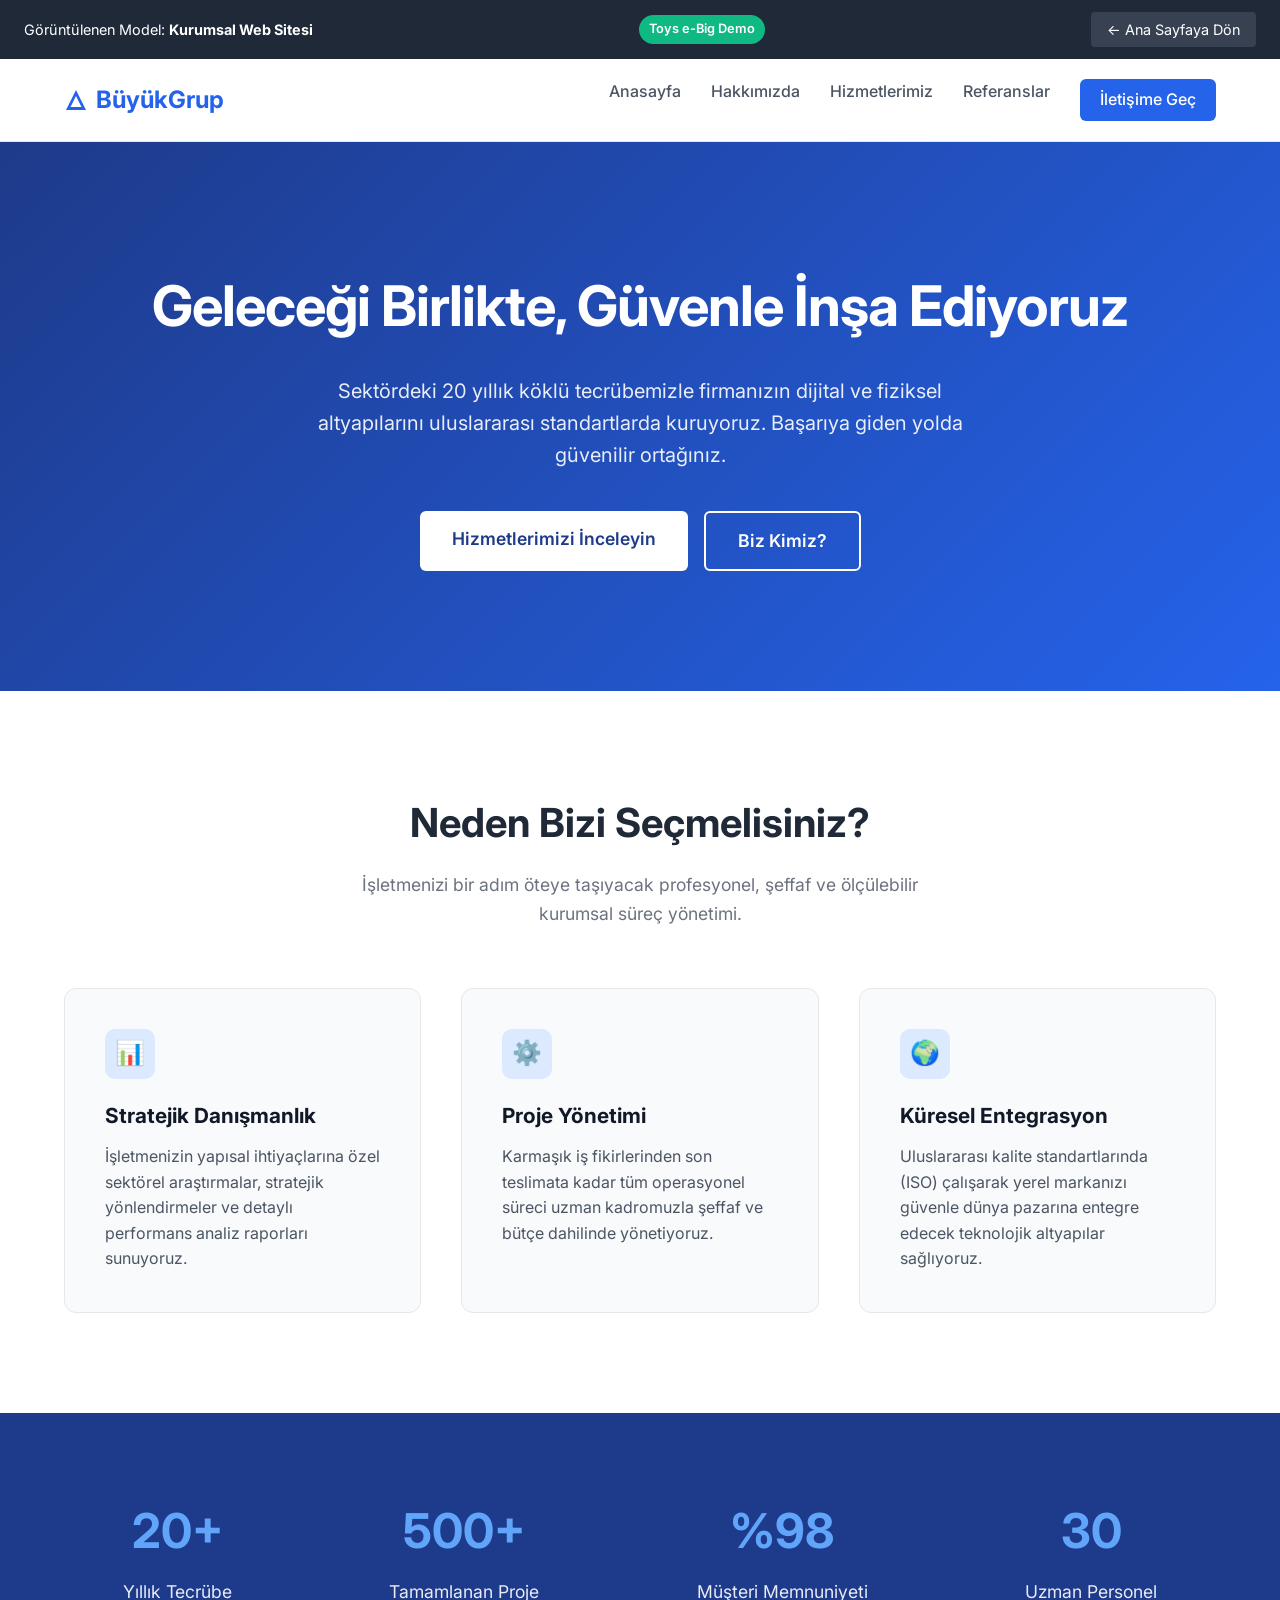
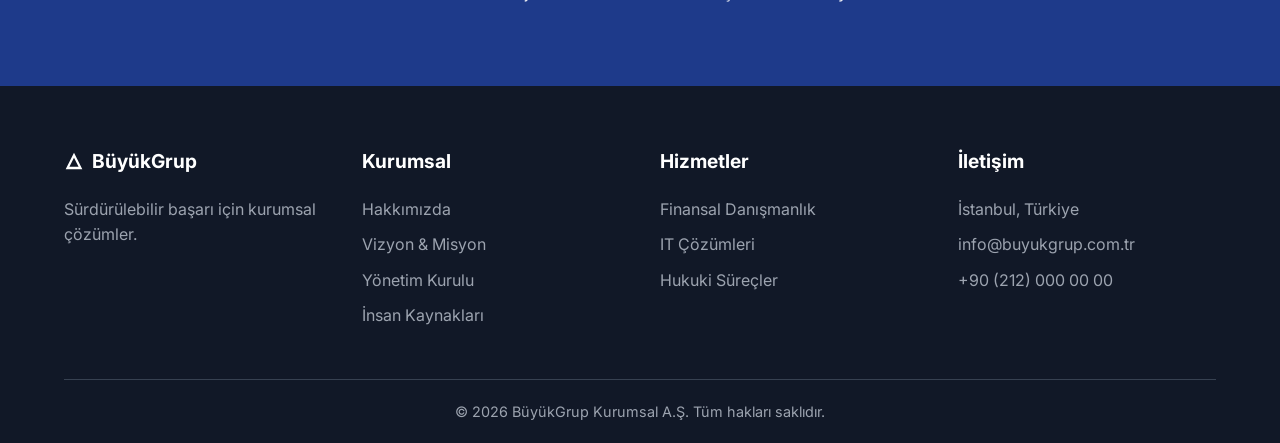
<file: models/kurumsal.html>
<!DOCTYPE html>
<html lang="tr">
<head>
    <meta charset="UTF-8">
    <meta name="viewport" content="width=device-width, initial-scale=1.0">
    <title>Kurumsal Web Sitesi Modeli | Toys e-Big</title>
    <link href="https://fonts.googleapis.com/css2?family=Inter:wght@400;500;600;700&display=swap" rel="stylesheet">
    <style>
        * { margin: 0; padding: 0; box-sizing: border-box; font-family: 'Inter', sans-serif; }
        body { background: #f9fafb; color: #1f2937; line-height: 1.6; }
        
        /* Demo Bar */
        .demo-bar { background: #1f2937; color: white; padding: 12px 24px; display: flex; justify-content: space-between; align-items: center; position: sticky; top: 0; z-index: 1000; font-size: 0.9rem; }
        .demo-bar a { color: white; text-decoration: none; padding: 6px 16px; background: #374151; border-radius: 4px; transition: 0.2s; }
        .demo-bar a:hover { background: #4b5563; }
        .demo-bar .badge { background: #10b981; padding: 4px 10px; border-radius: 20px; font-size: 0.8rem; font-weight: 600; }
        
        /* Header */
        header { background: white; padding: 20px 5%; display: flex; justify-content: space-between; align-items: center; border-bottom: 1px solid #e5e7eb; box-shadow: 0 2px 4px rgba(0,0,0,0.05); }
        .logo { font-size: 1.5rem; font-weight: bold; color: #2563eb; display: flex; align-items: center; gap: 8px;}
        nav { display: flex; gap: 30px; }
        nav a { text-decoration: none; color: #4b5563; font-weight: 500; transition: color 0.3s; }
        nav a:hover { color: #2563eb; }
        .btn-contact { background: #2563eb; color: white !important; padding: 8px 20px; border-radius: 6px; }
        .btn-contact:hover { background: #1d4ed8; }

        /* Hero Section */
        .hero { background: linear-gradient(135deg, #1e3a8a, #2563eb); color: white; padding: 120px 5%; text-align: center; }
        .hero h1 { font-size: 3.5rem; margin-bottom: 24px; letter-spacing: -1px; }
        .hero p { font-size: 1.25rem; opacity: 0.9; max-width: 700px; margin: 0 auto 40px; }
        .hero-buttons { display: flex; gap: 16px; justify-content: center; }
        .hero .btn { padding: 14px 32px; border-radius: 6px; font-weight: 600; text-decoration: none; font-size: 1.1rem; }
        .hero .btn-primary { background: white; color: #1e3a8a; }
        .hero .btn-outline { border: 2px solid white; color: white; }

        /* Features */
        .features-wrapper { padding: 100px 5%; background: white; }
        .section-title { text-align: center; margin-bottom: 60px; }
        .section-title h2 { font-size: 2.5rem; color: #1f2937; margin-bottom: 16px; }
        .section-title p { color: #6b7280; font-size: 1.1rem; max-width: 600px; margin: 0 auto; }
        
        .features { display: grid; grid-template-columns: repeat(auto-fit, minmax(300px, 1fr)); gap: 40px; max-width: 1200px; margin: 0 auto; }
        .card { background: #f9fafb; padding: 40px; border-radius: 12px; border: 1px solid #e5e7eb; transition: transform 0.3s; }
        .card:hover { transform: translateY(-5px); box-shadow: 0 10px 15px -3px rgba(0,0,0,0.1); }
        .card-icon { width: 50px; height: 50px; background: #dbeafe; color: #2563eb; border-radius: 10px; display: flex; align-items: center; justify-content: center; font-size: 1.5rem; margin-bottom: 20px; }
        .card h3 { margin-bottom: 12px; color: #111827; font-size: 1.3rem; }
        .card p { color: #4b5563; }

        /* Stats */
        .stats { background: #1e3a8a; color: white; padding: 80px 5%; display: flex; justify-content: space-around; flex-wrap: wrap; gap: 40px; }
        .stat-item { text-align: center; }
        .stat-number { font-size: 3rem; font-weight: bold; color: #60a5fa; margin-bottom: 8px; }
        .stat-label { font-size: 1.1rem; opacity: 0.9; }

        /* Footer */
        footer { background: #111827; color: #9ca3af; padding: 60px 5% 20px; }
        .footer-grid { display: grid; grid-template-columns: repeat(4, 1fr); gap: 40px; max-width: 1200px; margin: 0 auto 40px; }
        .footer-col h4 { color: white; margin-bottom: 20px; font-size: 1.2rem; }
        .footer-col ul { list-style: none; }
        .footer-col ul li { margin-bottom: 10px; }
        .footer-col a { color: #9ca3af; text-decoration: none; }
        .footer-col a:hover { color: white; }
    </style>
</head>
<body>
    <div class="demo-bar">
        <span>Görüntülenen Model: <strong>Kurumsal Web Sitesi</strong></span>
        <span class="badge">Toys e-Big Demo</span>
        <a href="../index.html#modeller">&larr; Ana Sayfaya Dön</a>
    </div>

    <!-- MOCKUP CONTENT -->
    <header>
        <div class="logo">
            <svg width="24" height="24" viewBox="0 0 24 24" fill="currentColor"><path d="M12 2L2 22h20L12 2zm0 6l5.5 11h-11L12 8z"/></svg>
            BüyükGrup
        </div>
        <nav>
            <a href="#">Anasayfa</a>
            <a href="#">Hakkımızda</a>
            <a href="#">Hizmetlerimiz</a>
            <a href="#">Referanslar</a>
            <a href="#" class="btn-contact">İletişime Geç</a>
        </nav>
    </header>
    
    <div class="hero">
        <h1>Geleceği Birlikte, Güvenle İnşa Ediyoruz</h1>
        <p>Sektördeki 20 yıllık köklü tecrübemizle firmanızın dijital ve fiziksel altyapılarını uluslararası standartlarda kuruyoruz. Başarıya giden yolda güvenilir ortağınız.</p>
        <div class="hero-buttons">
            <a href="#" class="btn btn-primary">Hizmetlerimizi İnceleyin</a>
            <a href="#" class="btn btn-outline">Biz Kimiz?</a>
        </div>
    </div>

    <div class="features-wrapper">
        <div class="section-title">
            <h2>Neden Bizi Seçmelisiniz?</h2>
            <p>İşletmenizi bir adım öteye taşıyacak profesyonel, şeffaf ve ölçülebilir kurumsal süreç yönetimi.</p>
        </div>
        <div class="features">
            <div class="card">
                <div class="card-icon">📊</div>
                <h3>Stratejik Danışmanlık</h3>
                <p>İşletmenizin yapısal ihtiyaçlarına özel sektörel araştırmalar, stratejik yönlendirmeler ve detaylı performans analiz raporları sunuyoruz.</p>
            </div>
            <div class="card">
                <div class="card-icon">⚙️</div>
                <h3>Proje Yönetimi</h3>
                <p>Karmaşık iş fikirlerinden son teslimata kadar tüm operasyonel süreci uzman kadromuzla şeffaf ve bütçe dahilinde yönetiyoruz.</p>
            </div>
            <div class="card">
                <div class="card-icon">🌍</div>
                <h3>Küresel Entegrasyon</h3>
                <p>Uluslararası kalite standartlarında (ISO) çalışarak yerel markanızı güvenle dünya pazarına entegre edecek teknolojik altyapılar sağlıyoruz.</p>
            </div>
        </div>
    </div>

    <div class="stats">
        <div class="stat-item">
            <div class="stat-number">20+</div>
            <div class="stat-label">Yıllık Tecrübe</div>
        </div>
        <div class="stat-item">
            <div class="stat-number">500+</div>
            <div class="stat-label">Tamamlanan Proje</div>
        </div>
        <div class="stat-item">
            <div class="stat-number">%98</div>
            <div class="stat-label">Müşteri Memnuniyeti</div>
        </div>
        <div class="stat-item">
            <div class="stat-number">30</div>
            <div class="stat-label">Uzman Personel</div>
        </div>
    </div>

    <footer>
        <div class="footer-grid">
            <div class="footer-col">
                <h4 style="display:flex; align-items:center; gap:8px;">
                    <svg width="20" height="20" viewBox="0 0 24 24" fill="currentColor"><path d="M12 2L2 22h20L12 2zm0 6l5.5 11h-11L12 8z"/></svg>
                    BüyükGrup
                </h4>
                <p>Sürdürülebilir başarı için kurumsal çözümler.</p>
            </div>
            <div class="footer-col">
                <h4>Kurumsal</h4>
                <ul>
                    <li><a href="#">Hakkımızda</a></li>
                    <li><a href="#">Vizyon & Misyon</a></li>
                    <li><a href="#">Yönetim Kurulu</a></li>
                    <li><a href="#">İnsan Kaynakları</a></li>
                </ul>
            </div>
            <div class="footer-col">
                <h4>Hizmetler</h4>
                <ul>
                    <li><a href="#">Finansal Danışmanlık</a></li>
                    <li><a href="#">IT Çözümleri</a></li>
                    <li><a href="#">Hukuki Süreçler</a></li>
                </ul>
            </div>
            <div class="footer-col">
                <h4>İletişim</h4>
                <ul>
                    <li>İstanbul, Türkiye</li>
                    <li>info@buyukgrup.com.tr</li>
                    <li>+90 (212) 000 00 00</li>
                </ul>
            </div>
        </div>
        <div style="text-align: center; border-top: 1px solid #374151; padding-top: 20px; font-size: 0.9rem;">
            &copy; 2026 BüyükGrup Kurumsal A.Ş. Tüm hakları saklıdır.
        </div>
    </footer>
</body>
</html>
</file>
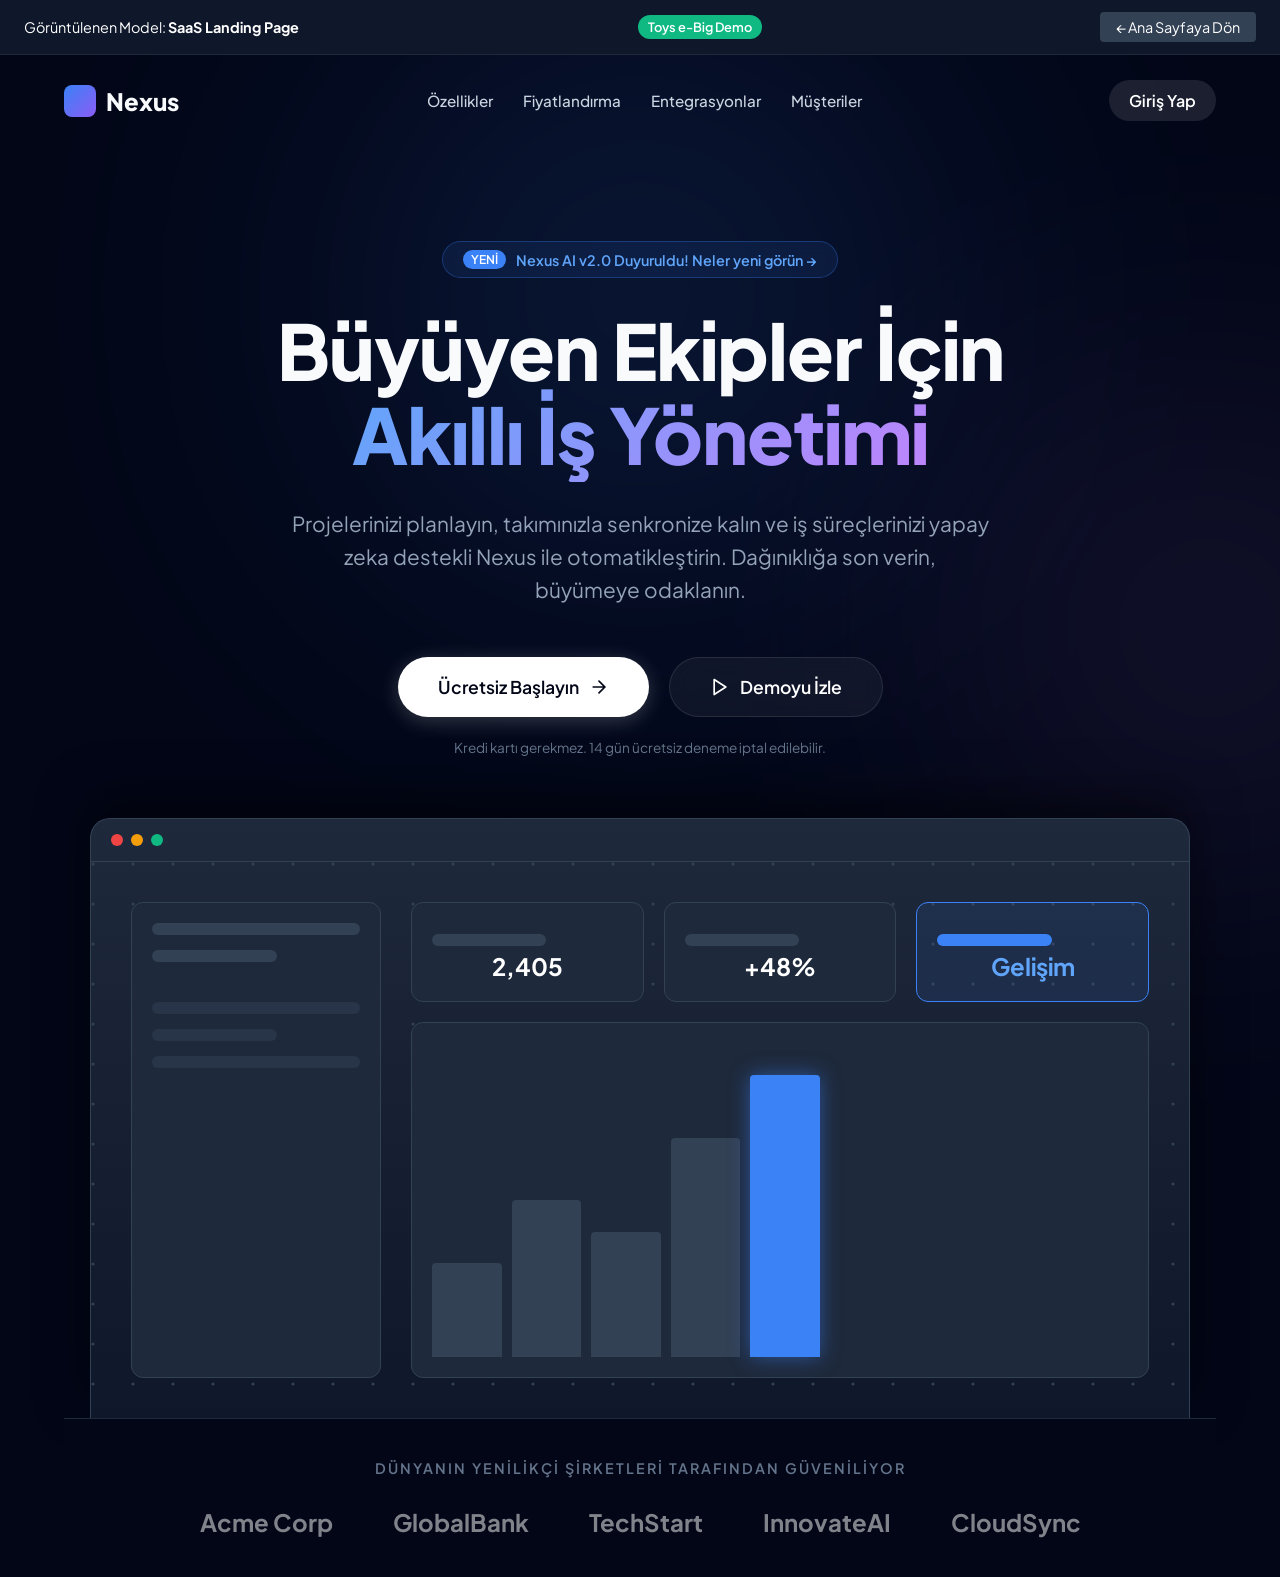
<file: models/landing.html>
<!DOCTYPE html>
<html lang="tr">
<head>
    <meta charset="UTF-8">
    <meta name="viewport" content="width=device-width, initial-scale=1.0">
    <title>SaaS Landing Page Modeli | Toys e-Big</title>
    <link href="https://fonts.googleapis.com/css2?family=Plus+Jakarta+Sans:wght@400;500;600;700;800&display=swap" rel="stylesheet">
    <style>
        * { margin: 0; padding: 0; box-sizing: border-box; font-family: 'Plus Jakarta Sans', sans-serif; }
        body { background: #020617; color: #f8fafc; overflow-x: hidden; }
        
        /* Demo Bar */
        .demo-bar { background: #0f172a; color: white; padding: 12px 24px; display: flex; justify-content: space-between; align-items: center; position: fixed; top: 0; width: 100%; z-index: 1000; font-size: 0.9rem; border-bottom: 1px solid #1e293b;}
        .demo-bar a { color: white; text-decoration: none; padding: 6px 16px; background: #334155; border-radius: 4px; transition: 0.2s; }
        .demo-bar a:hover { background: #475569; }
        .demo-bar .badge { background: #10b981; padding: 4px 10px; border-radius: 20px; font-size: 0.8rem; font-weight: 600; }
        
        /* Header */
        header { padding: 80px 5% 20px; display: flex; justify-content: space-between; align-items: center; position: relative; z-index: 10;}
        .logo { font-size: 1.5rem; font-weight: 800; display: flex; align-items: center; gap: 10px;}
        .logo-icon { width: 32px; height: 32px; background: linear-gradient(135deg, #3b82f6, #8b5cf6); border-radius: 8px;}
        .nav { display: flex; gap: 30px; font-weight: 500; font-size: 0.95rem; display: none;} /* Mobile first */
        @media(min-width: 768px) { .nav { display: flex; } }
        .nav a { color: #cbd5e1; text-decoration: none; transition: color 0.3s;}
        .nav a:hover { color: white; }
        .btn-login { background: rgba(255,255,255,0.1); color: white; padding: 10px 20px; border-radius: 50px; text-decoration: none; font-weight: 600; transition: background 0.3s;}
        .btn-login:hover { background: rgba(255,255,255,0.2); }

        /* Hero */
        .hero { min-height: 90vh; display: flex; flex-direction: column; align-items: center; text-align: center; padding: 100px 5% 0; position: relative; }
        
        /* Glow Effects */
        .hero::before { content: ''; position: absolute; width: 600px; height: 600px; background: #3b82f6; border-radius: 50%; filter: blur(150px); opacity: 0.15; top: -10%; left: 50%; transform: translateX(-50%); z-index: -1;}
        .hero::after { content: ''; position: absolute; width: 400px; height: 400px; background: #c084fc; border-radius: 50%; filter: blur(150px); opacity: 0.15; top: 20%; right: -10%; z-index: -1;}
        
        .hero-content { max-width: 900px; z-index: 1; }
        
        .badge-new { display: inline-flex; align-items: center; gap: 10px; padding: 8px 20px; background: rgba(59, 130, 246, 0.1); border: 1px solid rgba(59, 130, 246, 0.3); color: #60a5fa; border-radius: 50px; font-size: 0.9rem; font-weight: 600; margin-bottom: 30px; backdrop-filter: blur(10px); cursor:pointer;}
        .badge-new span { background: #3b82f6; color: white; padding: 2px 8px; border-radius: 50px; font-size: 0.75rem;}
        
        h1 { font-size: clamp(3rem, 6vw, 5rem); line-height: 1.1; margin-bottom: 30px; font-weight: 800; letter-spacing: -1px;}
        h1 span { background: linear-gradient(135deg, #60a5fa, #c084fc); -webkit-background-clip: text; color: transparent; }
        
        p { font-size: clamp(1.1rem, 2vw, 1.3rem); color: #94a3b8; margin-bottom: 50px; max-width: 700px; margin-inline: auto; line-height: 1.6;}
        
        .cta-group { display: flex; gap: 20px; justify-content: center; flex-wrap: wrap; margin-bottom: 80px;}
        .btn { padding: 18px 40px; border-radius: 50px; font-size: 1.1rem; font-weight: 600; cursor: pointer; border: none; transition: all 0.3s; display: inline-flex; align-items: center; gap: 10px;}
        .btn-primary { background: white; color: #020617; box-shadow: 0 4px 20px rgba(255, 255, 255, 0.2); }
        .btn-primary:hover { transform: translateY(-2px); box-shadow: 0 8px 30px rgba(255, 255, 255, 0.3); }
        .btn-secondary { background: rgba(255,255,255,0.05); color: white; border: 1px solid rgba(255,255,255,0.1); backdrop-filter: blur(10px);}
        .btn-secondary:hover { background: rgba(255,255,255,0.1); border-color: rgba(255,255,255,0.2);}

        /* Dashboard Preview */
        .dashboard-preview { width: 100%; max-width: 1100px; height: 600px; background: linear-gradient(180deg, #1e293b 0%, #0f172a 100%); border-radius: 20px 20px 0 0; border: 1px solid #334155; border-bottom: none; box-shadow: 0 -20px 50px rgba(0,0,0,0.5); position: relative; overflow: hidden; display: flex; flex-direction: column;}
        .dash-header { padding: 15px 20px; border-bottom: 1px solid #334155; display: flex; gap: 8px;}
        .dash-dot { width: 12px; height: 12px; border-radius: 50%; background: #ef4444;}
        .dash-dot:nth-child(2) { background: #f59e0b;}
        .dash-dot:nth-child(3) { background: #10b981;}
        .dash-body { flex: 1; padding: 40px; background: url('data:image/svg+xml;utf8,<svg width="40" height="40" viewBox="0 0 40 40" xmlns="http://www.w3.org/2000/svg"><circle cx="2" cy="2" r="1.5" fill="%23334155"/></svg>'); display:grid; grid-template-columns: 250px 1fr; gap: 30px;}
        
        /* Fake Dashboard Elements */
        .dash-sidebar { background: #1e293b; border-radius: 12px; border: 1px solid #334155; padding: 20px;}
        .dash-line { height: 12px; background: #334155; border-radius: 6px; margin-bottom: 15px; width: 100%;}
        .dash-line.short { width: 60%; }
        .dash-main { display: grid; grid-template-rows: auto 1fr; gap: 20px;}
        .dash-cards { display: grid; grid-template-columns: repeat(3, 1fr); gap: 20px;}
        .dash-card { background: #1e293b; border-radius: 12px; border: 1px solid #334155; height: 100px; padding:20px; display:flex; flex-direction:column; justify-content:flex-end;}
        .dash-graph { background: #1e293b; border-radius: 12px; border: 1px solid #334155; }

        /* Social Proof */
        .social-proof { padding: 40px 0; border-top: 1px solid #1e293b; width: 100%; position: relative; z-index: 20; background: #020617;}
        .proof-text { text-align: center; color: #64748b; font-size: 0.9rem; font-weight: 600; text-transform: uppercase; letter-spacing: 2px; margin-bottom: 30px;}
        .logos { display: flex; justify-content: center; gap: 60px; flex-wrap: wrap; opacity: 0.5; filter: grayscale(100%);}
        .logos h4 { font-size: 1.5rem; color: white;}
    </style>
</head>
<body>
    <div class="demo-bar">
        <span>Görüntülenen Model: <strong>SaaS Landing Page</strong></span>
        <span class="badge">Toys e-Big Demo</span>
        <a href="../index.html#modeller">&larr; Ana Sayfaya Dön</a>
    </div>

    <header>
        <div class="logo">
            <div class="logo-icon"></div>
            Nexus
        </div>
        <nav class="nav">
            <a href="#">Özellikler</a>
            <a href="#">Fiyatlandırma</a>
            <a href="#">Entegrasyonlar</a>
            <a href="#">Müşteriler</a>
        </nav>
        <a href="#" class="btn-login">Giriş Yap</a>
    </header>

    <div class="hero">
        <div class="hero-content">
            <div class="badge-new">
                <span>YENİ</span> Nexus AI v2.0 Duyuruldu! Neler yeni görün &rarr;
            </div>
            <h1>Büyüyen Ekipler İçin <span>Akıllı İş Yönetimi</span></h1>
            <p>Projelerinizi planlayın, takımınızla senkronize kalın ve iş süreçlerinizi yapay zeka destekli Nexus ile otomatikleştirin. Dağınıklığa son verin, büyümeye odaklanın.</p>
            
            <div class="cta-group">
                <button class="btn btn-primary">
                    Ücretsiz Başlayın
                    <svg width="20" height="20" viewBox="0 0 24 24" fill="none" stroke="currentColor" stroke-width="2" stroke-linecap="round"><path d="M5 12h14M12 5l7 7-7 7"/></svg>
                </button>
                <button class="btn btn-secondary">
                    <svg width="20" height="20" viewBox="0 0 24 24" fill="none" stroke="currentColor" stroke-width="2" stroke-linejoin="round"><polygon points="5 3 19 12 5 21 5 3"/></svg>
                    Demoyu İzle
                </button>
            </div>
            <p style="font-size: 0.85rem; color: #64748b; margin-top: -60px; margin-bottom: 60px;">Kredi kartı gerekmez. 14 gün ücretsiz deneme iptal edilebilir.</p>
        </div>

        <!-- Yarı saydam Dashboard mock-up -->
        <div class="dashboard-preview">
            <div class="dash-header">
                <div class="dash-dot"></div>
                <div class="dash-dot"></div>
                <div class="dash-dot"></div>
            </div>
            <div class="dash-body">
                <div class="dash-sidebar">
                    <div class="dash-line"></div>
                    <div class="dash-line short"></div>
                    <div style="margin-top:40px;"></div>
                    <div class="dash-line" style="opacity: 0.5;"></div>
                    <div class="dash-line short" style="opacity: 0.5;"></div>
                    <div class="dash-line" style="opacity: 0.5;"></div>
                </div>
                <div class="dash-main">
                    <div class="dash-cards">
                        <div class="dash-card">
                            <div class="dash-line short" style="margin-bottom: 5px;"></div>
                            <div style="font-size: 1.5rem; font-weight:bold; color:white;">2,405</div>
                        </div>
                        <div class="dash-card">
                            <div class="dash-line short" style="margin-bottom: 5px;"></div>
                            <div style="font-size: 1.5rem; font-weight:bold; color:white;">+48%</div>
                        </div>
                        <div class="dash-card" style="border: 1px solid #3b82f6; background: rgba(59, 130, 246, 0.1);">
                            <div class="dash-line short" style="background:#3b82f6; margin-bottom: 5px;"></div>
                            <div style="font-size: 1.5rem; font-weight:bold; color:#60a5fa;">Gelişim</div>
                        </div>
                    </div>
                    <div class="dash-graph" style="display:flex; align-items:flex-end; padding:20px; gap:10px;">
                        <div style="width:10%; background:#334155; height:30%; border-radius:4px 4px 0 0;"></div>
                        <div style="width:10%; background:#334155; height:50%; border-radius:4px 4px 0 0;"></div>
                        <div style="width:10%; background:#334155; height:40%; border-radius:4px 4px 0 0;"></div>
                        <div style="width:10%; background:#334155; height:70%; border-radius:4px 4px 0 0;"></div>
                        <div style="width:10%; background:#3b82f6; height:90%; border-radius:4px 4px 0 0; box-shadow: 0 0 20px rgba(59,130,246,0.5);"></div>
                    </div>
                </div>
            </div>
        </div>

        <div class="social-proof">
            <div class="proof-text">DÜNYANIN YENİLİKÇİ ŞİRKETLERİ TARAFINDAN GÜVENİLİYOR</div>
            <div class="logos">
                <h4>Acme Corp</h4>
                <h4>GlobalBank</h4>
                <h4>TechStart</h4>
                <h4>InnovateAI</h4>
                <h4>CloudSync</h4>
            </div>
        </div>
    </div>
</body>
</html>
</file>
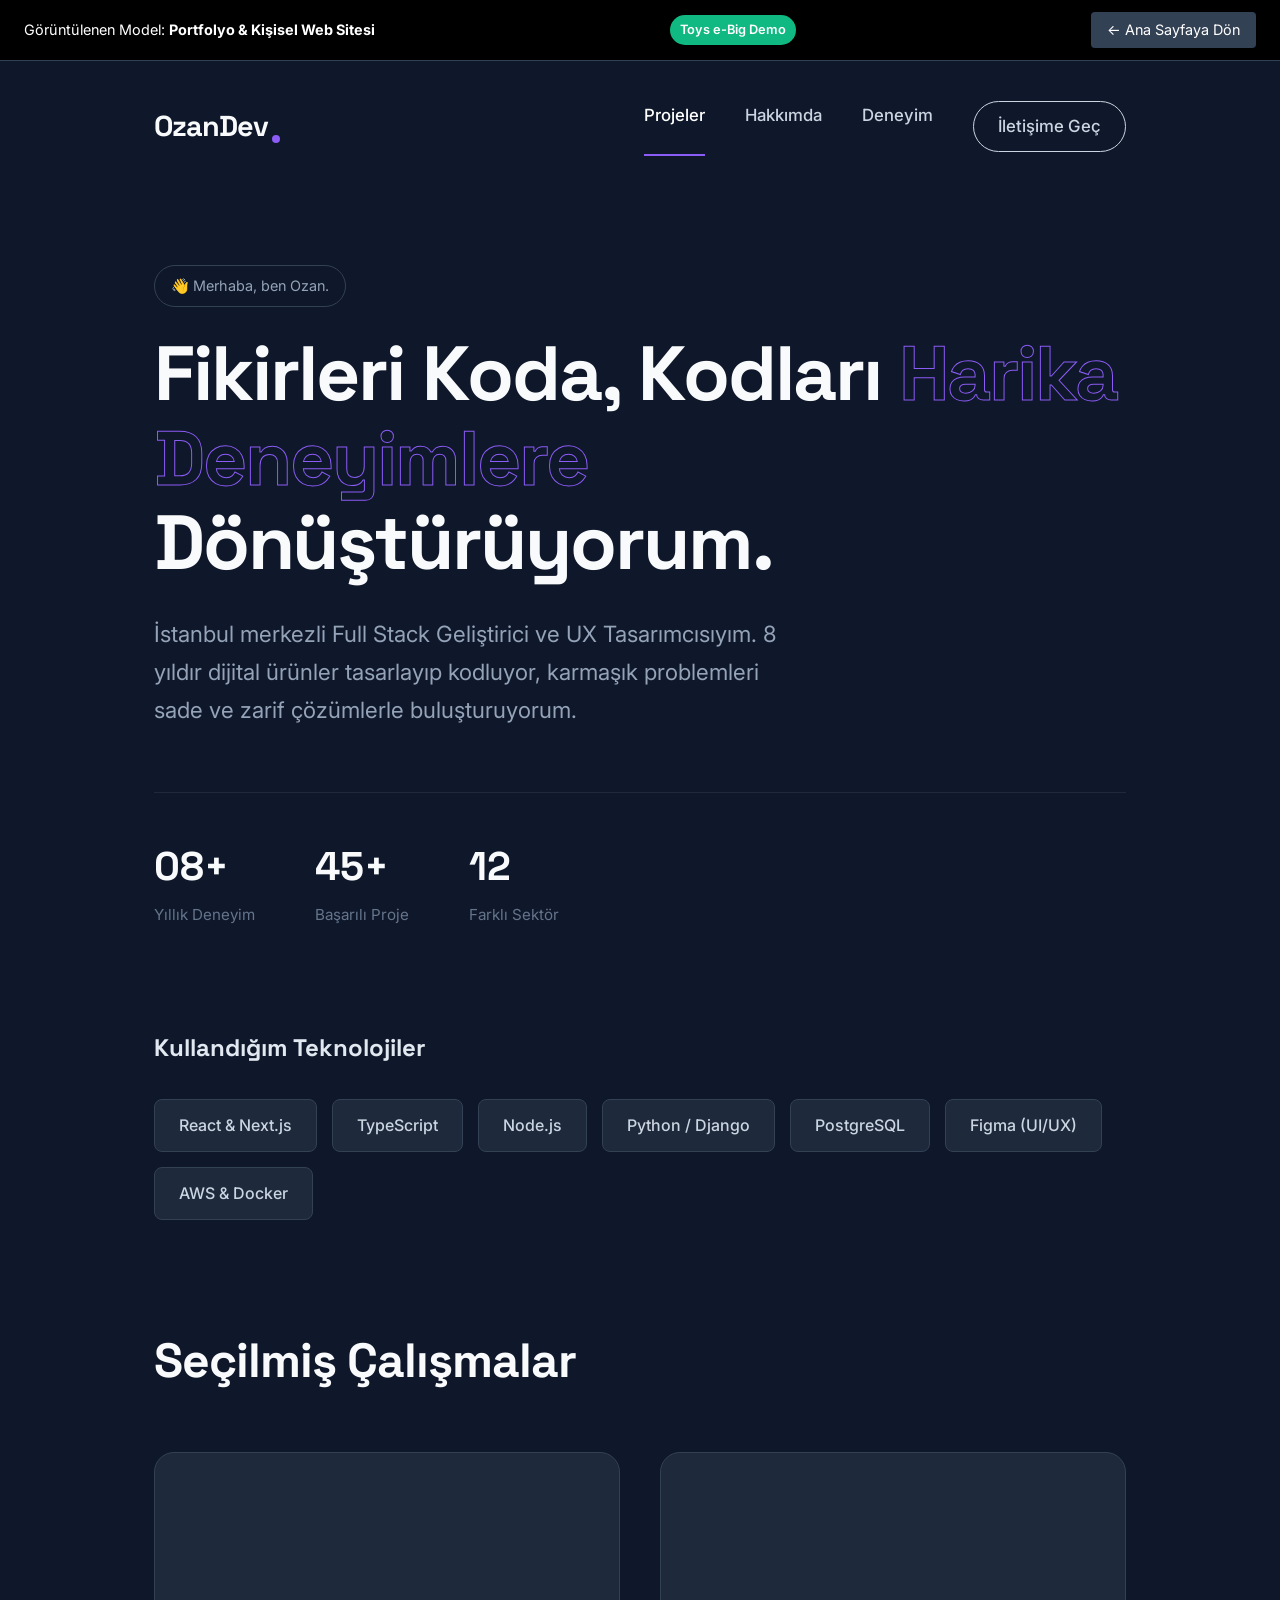
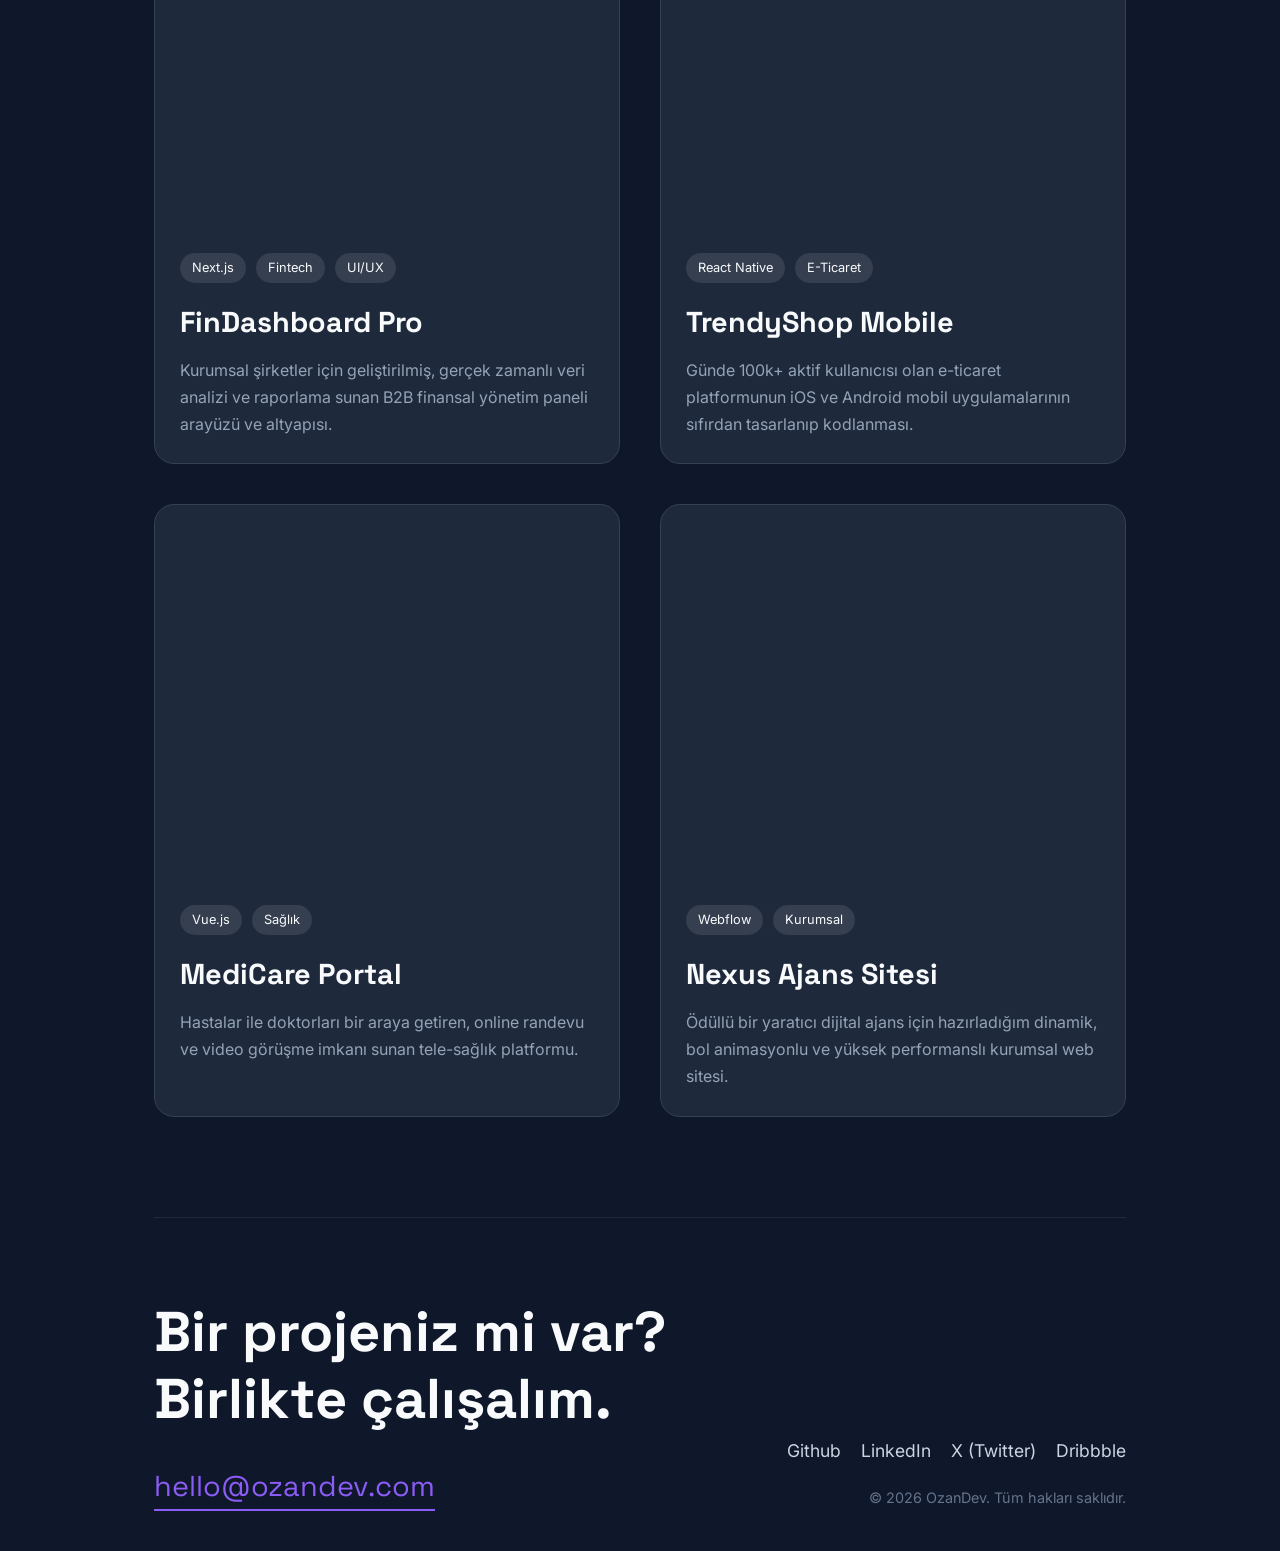
<file: models/portfolyo.html>
<!DOCTYPE html>
<html lang="tr">
<head>
    <meta charset="UTF-8">
    <meta name="viewport" content="width=device-width, initial-scale=1.0">
    <title>Portfolyo Sitesi Modeli | Toys e-Big</title>
    <link href="https://fonts.googleapis.com/css2?family=Space+Grotesk:wght@400;500;600;700&family=Inter:wght@400;500&display=swap" rel="stylesheet">
    <style>
        * { margin: 0; padding: 0; box-sizing: border-box; }
        body { background: #0f172a; color: #f8fafc; font-family: 'Inter', sans-serif; line-height: 1.7; }
        h1, h2, h3, .logo { font-family: 'Space Grotesk', sans-serif; }
        
        /* Demo Bar */
        .demo-bar { background: #000; color: white; padding: 12px 24px; display: flex; justify-content: space-between; align-items: center; position: sticky; top: 0; z-index: 1000; font-size: 0.9rem; border-bottom: 1px solid #334155;}
        .demo-bar a { color: white; text-decoration: none; padding: 6px 16px; background: #334155; border-radius: 4px; transition: 0.2s; }
        .demo-bar a:hover { background: #475569; }
        .demo-bar .badge { background: #10b981; padding: 4px 10px; border-radius: 20px; font-size: 0.8rem; font-weight: 600; }
        
        /* Layout */
        .container { max-width: 1100px; margin: 0 auto; padding: 0 5%; }
        
        /* Header */
        header { display: flex; justify-content: space-between; align-items: center; padding: 40px 0; margin-bottom: 60px;}
        .logo { font-weight: 700; font-size: 1.8rem; letter-spacing: -1px; position:relative; display:inline-block;}
        .logo::after { content:''; position:absolute; right:-12px; bottom:8px; width:8px; height:8px; background:#8b5cf6; border-radius:50%;}
        .nav { display: flex; gap: 40px; }
        .nav a { color: #cbd5e1; text-decoration: none; font-weight: 500; font-size: 1.05rem; transition: color 0.3s; position:relative;}
        .nav a::after { content:''; position:absolute; left:0; bottom:-4px; width:0%; height:2px; background:#8b5cf6; transition:width 0.3s;}
        .nav a:hover, .nav a.active { color: white; }
        .nav a:hover::after, .nav a.active::after { width:100%; }
        .btn-hire { border: 1px solid #cbd5e1; padding: 10px 24px; border-radius: 50px; font-weight: 500 !important; }
        .btn-hire:hover { background: white; color: #0f172a !important; }
        
        /* Hero */
        .hero { min-height: 60vh; display: flex; flex-direction: column; justify-content: center; position: relative; }
        .hero-tag { display: inline-block; padding: 8px 16px; border: 1px solid #334155; border-radius: 50px; color: #94a3b8; font-size: 0.9rem; margin-bottom: 24px; }
        .hero h1 { font-size: clamp(3rem, 6vw, 5.5rem); line-height: 1.1; margin-bottom: 30px; letter-spacing: -2px; font-weight: 700;}
        .hero h1 span { color: transparent; -webkit-text-stroke: 1px #8b5cf6; }
        .hero p { font-size: clamp(1.1rem, 2vw, 1.4rem); color: #94a3b8; max-width: 650px; margin-bottom: 50px; font-weight: 400;}
        
        /* Stats */
        .stats { display: flex; gap: 60px; border-top: 1px solid #1e293b; padding-top: 40px; margin-bottom: 100px; }
        .stat strong { display: block; font-size: 2.5rem; font-family: 'Space Grotesk', sans-serif; font-weight: 700; color: #f8fafc; }
        .stat span { color: #64748b; font-size: 0.95rem; }

        /* Current Stack */
        .stack { margin-bottom: 100px; }
        .stack h3 { margin-bottom: 30px; font-size: 1.5rem; color: #e2e8f0; }
        .tech-list { display: flex; gap: 15px; flex-wrap: wrap; }
        .tech { padding: 12px 24px; background: #1e293b; border: 1px solid #334155; border-radius: 8px; color: #cbd5e1; font-weight: 500; }

        /* Portfolio */
        .section-title { font-size: 3rem; margin-bottom: 50px; font-weight: 700; letter-spacing: -1px;}
        .gallery { display: grid; grid-template-columns: repeat(auto-fit, minmax(400px, 1fr)); gap: 40px; margin-bottom: 100px;}
        .work { background: #1e293b; padding: 25px; border-radius: 20px; transition: transform 0.4s; cursor: pointer; border: 1px solid #334155;}
        .work:hover { transform: translateY(-10px); background: #2dd4bf; border-color: #2dd4bf; }
        .work-img { height: 350px; background: #0f172a; border-radius: 12px; margin-bottom: 25px; overflow: hidden; position: relative;}
        .work-img::after { content: 'İncele ↗'; position: absolute; inset: 0; background: rgba(0,0,0,0.5); display: flex; align-items: center; justify-content: center; font-size: 1.5rem; opacity: 0; transition: opacity 0.3s; font-family: 'Space Grotesk'; font-weight: 600;}
        .work:hover .work-img::after { opacity: 1; }
        .work:hover .work-title, .work:hover .work-desc { color: #0f172a; }
        .work-title { font-weight: 700; font-size: 1.8rem; margin-bottom: 10px; transition: color 0.3s;}
        .work-tags { display: flex; gap: 10px; margin-bottom: 15px;}
        .tag { padding: 4px 12px; background: rgba(255,255,255,0.1); border-radius: 50px; font-size: 0.8rem; }
        .work:hover .tag { background: rgba(0,0,0,0.1); color: #0f172a; font-weight: 600;}
        .work-desc { color: #94a3b8; transition: color 0.3s;}

        /* Footer */
        footer { padding: 80px 0 40px; border-top: 1px solid #1e293b; display: flex; justify-content: space-between; align-items: flex-end; }
        .contact-h { font-size: 3.5rem; font-weight: 700; line-height: 1.2; margin-bottom: 30px; }
        .email-link { font-size: 1.8rem; color: #8b5cf6; text-decoration: none; border-bottom: 2px solid #8b5cf6; padding-bottom: 5px; font-family: 'Space Grotesk'; }
        .socials { display: flex; gap: 20px; }
        .socials a { color: #cbd5e1; text-decoration: none; font-size: 1.1rem; }
        .socials a:hover { color: white; }
    </style>
</head>
<body>
    <div class="demo-bar">
        <span>Görüntülenen Model: <strong>Portfolyo & Kişisel Web Sitesi</strong></span>
        <span class="badge">Toys e-Big Demo</span>
        <a href="../index.html#modeller">&larr; Ana Sayfaya Dön</a>
    </div>

    <div class="container">
        <header>
            <div class="logo">OzanDev</div>
            <div class="nav">
                <a href="#" class="active">Projeler</a>
                <a href="#">Hakkımda</a>
                <a href="#">Deneyim</a>
                <a href="#" class="btn-hire">İletişime Geç</a>
            </div>
        </header>

        <section class="hero">
            <div>
                <span class="hero-tag">👋 Merhaba, ben Ozan.</span>
                <h1>Fikirleri Koda, Kodları <span>Harika Deneyimlere</span> Dönüştürüyorum.</h1>
                <p>İstanbul merkezli Full Stack Geliştirici ve UX Tasarımcısıyım. 8 yıldır dijital ürünler tasarlayıp kodluyor, karmaşık problemleri sade ve zarif çözümlerle buluşturuyorum.</p>
            </div>
        </section>

        <section class="stats">
            <div class="stat">
                <strong>08+</strong>
                <span>Yıllık Deneyim</span>
            </div>
            <div class="stat">
                <strong>45+</strong>
                <span>Başarılı Proje</span>
            </div>
            <div class="stat">
                <strong>12</strong>
                <span>Farklı Sektör</span>
            </div>
        </section>

        <section class="stack">
            <h3>Kullandığım Teknolojiler</h3>
            <div class="tech-list">
                <span class="tech">React & Next.js</span>
                <span class="tech">TypeScript</span>
                <span class="tech">Node.js</span>
                <span class="tech">Python / Django</span>
                <span class="tech">PostgreSQL</span>
                <span class="tech">Figma (UI/UX)</span>
                <span class="tech">AWS & Docker</span>
            </div>
        </section>

        <section>
            <h2 class="section-title">Seçilmiş Çalışmalar</h2>
            
            <div class="gallery">
                <!-- Proje 1 -->
                <div class="work">
                    <div class="work-img" style="background: url('https://images.unsplash.com/photo-1551288049-bebda4e38f71?w=800&q=80') center/cover;"></div>
                    <div class="work-tags">
                        <span class="tag">Next.js</span>
                        <span class="tag">Fintech</span>
                        <span class="tag">UI/UX</span>
                    </div>
                    <h3 class="work-title">FinDashboard Pro</h3>
                    <p class="work-desc">Kurumsal şirketler için geliştirilmiş, gerçek zamanlı veri analizi ve raporlama sunan B2B finansal yönetim paneli arayüzü ve altyapısı.</p>
                </div>
                
                <!-- Proje 2 -->
                <div class="work">
                    <div class="work-img" style="background: url('https://images.unsplash.com/photo-1607082348824-0a96f2a4b9da?w=800&q=80') center/cover;"></div>
                    <div class="work-tags">
                        <span class="tag">React Native</span>
                        <span class="tag">E-Ticaret</span>
                    </div>
                    <h3 class="work-title">TrendyShop Mobile</h3>
                    <p class="work-desc">Günde 100k+ aktif kullanıcısı olan e-ticaret platformunun iOS ve Android mobil uygulamalarının sıfırdan tasarlanıp kodlanması.</p>
                </div>

                <!-- Proje 3 -->
                <div class="work">
                    <div class="work-img" style="background: url('https://images.unsplash.com/photo-1517694712202-14dd9538aa97?w=800&q=80') center/cover;"></div>
                    <div class="work-tags">
                        <span class="tag">Vue.js</span>
                        <span class="tag">Sağlık</span>
                    </div>
                    <h3 class="work-title">MediCare Portal</h3>
                    <p class="work-desc">Hastalar ile doktorları bir araya getiren, online randevu ve video görüşme imkanı sunan tele-sağlık platformu.</p>
                </div>

                <!-- Proje 4 -->
                <div class="work">
                    <div class="work-img" style="background: url('https://images.unsplash.com/photo-1542744173-8e7e53415bb0?w=800&q=80') center/cover;"></div>
                    <div class="work-tags">
                        <span class="tag">Webflow</span>
                        <span class="tag">Kurumsal</span>
                    </div>
                    <h3 class="work-title">Nexus Ajans Sitesi</h3>
                    <p class="work-desc">Ödüllü bir yaratıcı dijital ajans için hazırladığım dinamik, bol animasyonlu ve yüksek performanslı kurumsal web sitesi.</p>
                </div>
            </div>
        </section>

        <footer>
            <div>
                <h2 class="contact-h">Bir projeniz mi var?<br>Birlikte çalışalım.</h2>
                <a href="mailto:hello@ozandev.com" class="email-link">hello@ozandev.com</a>
            </div>
            <div>
                <div class="socials" style="margin-bottom: 20px;">
                    <a href="#">Github</a>
                    <a href="#">LinkedIn</a>
                    <a href="#">X (Twitter)</a>
                    <a href="#">Dribbble</a>
                </div>
                <p style="color: #64748b; font-size: 0.9rem; text-align: right;">&copy; 2026 OzanDev. Tüm hakları saklıdır.</p>
            </div>
        </footer>
    </div>
</body>
</html>
</file>
<file: style.css>
/* ===== RESET & BASE ===== */
*, *::before, *::after {
    margin: 0;
    padding: 0;
    box-sizing: border-box;
}

:root {
    /* Green Palette */
    --green-50: #f0fdf4;
    --green-100: #dcfce7;
    --green-200: #bbf7d0;
    --green-300: #86efac;
    --green-400: #4ade80;
    --green-500: #22c55e;
    --green-600: #16a34a;
    --green-700: #15803d;
    --green-800: #166534;
    --green-900: #14532d;

    /* Neutrals */
    --white: #ffffff;
    --gray-50: #f9fafb;
    --gray-100: #f3f4f6;
    --gray-200: #e5e7eb;
    --gray-300: #d1d5db;
    --gray-400: #9ca3af;
    --gray-500: #6b7280;
    --gray-600: #4b5563;
    --gray-700: #374151;
    --gray-800: #1f2937;
    --gray-900: #111827;

    /* Functional */
    --primary: #16a34a;
    --primary-light: #4ade80;
    --primary-dark: #15803d;
    --gradient: linear-gradient(135deg, #16a34a, #4ade80);
    --gradient-text: linear-gradient(135deg, #16a34a, #22c55e, #4ade80);
    --shadow-sm: 0 1px 3px rgba(0, 0, 0, 0.06);
    --shadow-md: 0 4px 20px rgba(0, 0, 0, 0.08);
    --shadow-lg: 0 10px 40px rgba(0, 0, 0, 0.1);
    --shadow-xl: 0 20px 60px rgba(0, 0, 0, 0.12);
    --shadow-green: 0 8px 30px rgba(22, 163, 74, 0.25);

    /* Typography */
    --font-primary: 'Inter', -apple-system, BlinkMacSystemFont, sans-serif;
    --font-accent: 'Space Grotesk', sans-serif;

    /* Spacing */
    --section-padding: 120px 0;
    --container-padding: 0 24px;
    --border-radius: 16px;
    --border-radius-sm: 10px;
    --border-radius-lg: 24px;
}

html {
    scroll-behavior: smooth;
    font-size: 16px;
}

body {
    font-family: var(--font-primary);
    color: var(--gray-800);
    background: var(--white);
    line-height: 1.7;
    overflow-x: hidden;
    -webkit-font-smoothing: antialiased;
    -moz-osx-font-smoothing: grayscale;
}

.container {
    max-width: 1200px;
    margin: 0 auto;
    padding: var(--container-padding);
}

a {
    text-decoration: none;
    color: inherit;
    transition: all 0.3s ease;
}

img {
    max-width: 100%;
    display: block;
}

/* ===== GRADIENT TEXT ===== */
.gradient-text {
    background: var(--gradient-text);
    -webkit-background-clip: text;
    -webkit-text-fill-color: transparent;
    background-clip: text;
}

/* ===== BUTTONS ===== */
.btn {
    display: inline-flex;
    align-items: center;
    gap: 10px;
    padding: 16px 32px;
    border-radius: 50px;
    font-family: var(--font-primary);
    font-weight: 600;
    font-size: 1rem;
    cursor: pointer;
    border: none;
    transition: all 0.4s cubic-bezier(0.4, 0, 0.2, 1);
    position: relative;
    overflow: hidden;
}

.btn-primary {
    background: var(--gradient);
    color: var(--white);
    box-shadow: var(--shadow-green);
}

.btn-primary:hover {
    transform: translateY(-3px);
    box-shadow: 0 12px 40px rgba(22, 163, 74, 0.35);
}

.btn-primary:active {
    transform: translateY(-1px);
}

.btn-outline {
    background: transparent;
    color: var(--primary);
    border: 2px solid var(--green-200);
}

.btn-outline:hover {
    background: var(--green-50);
    border-color: var(--primary);
    transform: translateY(-3px);
}

.btn-lg {
    padding: 20px 40px;
    font-size: 1.1rem;
}

.btn-full {
    width: 100%;
    justify-content: center;
}

/* ===== NAVBAR ===== */
.navbar {
    position: fixed;
    top: 0;
    left: 0;
    right: 0;
    z-index: 1000;
    padding: 20px 0;
    transition: all 0.4s ease;
}

.navbar.scrolled {
    background: rgba(255, 255, 255, 0.92);
    backdrop-filter: blur(20px);
    -webkit-backdrop-filter: blur(20px);
    padding: 12px 0;
    box-shadow: 0 1px 20px rgba(0, 0, 0, 0.06);
}

.nav-container {
    display: flex;
    align-items: center;
    justify-content: space-between;
}

.logo {
    display: flex;
    align-items: center;
    gap: 4px;
    font-family: var(--font-accent);
    font-size: 1.6rem;
    font-weight: 700;
}

.logo-toys {
    color: var(--gray-800);
}

.logo-ebig {
    background: var(--gradient);
    -webkit-background-clip: text;
    -webkit-text-fill-color: transparent;
    background-clip: text;
}

.nav-links {
    display: flex;
    align-items: center;
    gap: 8px;
    list-style: none;
}

.nav-links a {
    padding: 10px 18px;
    border-radius: 50px;
    font-size: 0.92rem;
    font-weight: 500;
    color: var(--gray-600);
    transition: all 0.3s ease;
}

.nav-links a:hover {
    color: var(--primary);
    background: var(--green-50);
}

.nav-cta {
    background: var(--gradient) !important;
    color: var(--white) !important;
    font-weight: 600 !important;
    box-shadow: var(--shadow-green);
}

.nav-cta:hover {
    transform: translateY(-2px);
    box-shadow: 0 8px 25px rgba(22, 163, 74, 0.3) !important;
    background: var(--gradient) !important;
}

.hamburger {
    display: none;
    flex-direction: column;
    gap: 6px;
    background: none;
    border: none;
    cursor: pointer;
    padding: 5px;
}

.hamburger span {
    width: 28px;
    height: 2.5px;
    background: var(--gray-700);
    border-radius: 4px;
    transition: all 0.3s ease;
}

.hamburger.active span:nth-child(1) {
    transform: rotate(45deg) translate(6px, 6px);
}

.hamburger.active span:nth-child(2) {
    opacity: 0;
}

.hamburger.active span:nth-child(3) {
    transform: rotate(-45deg) translate(6px, -6px);
}

/* ===== HERO ===== */
.hero {
    min-height: 100vh;
    display: flex;
    align-items: center;
    justify-content: center;
    position: relative;
    overflow: hidden;
    background: linear-gradient(180deg, var(--green-50) 0%, var(--white) 100%);
    padding-top: 80px;
}

.hero-bg-shapes {
    position: absolute;
    inset: 0;
    pointer-events: none;
    overflow: hidden;
}

.shape {
    position: absolute;
    border-radius: 50%;
    opacity: 0.08;
}

.shape-1 {
    width: 600px;
    height: 600px;
    background: var(--primary);
    top: -200px;
    right: -200px;
    animation: float 20s ease-in-out infinite;
}

.shape-2 {
    width: 400px;
    height: 400px;
    background: var(--primary-light);
    bottom: -100px;
    left: -100px;
    animation: float 15s ease-in-out infinite reverse;
}

.shape-3 {
    width: 200px;
    height: 200px;
    background: var(--green-300);
    top: 40%;
    left: 15%;
    animation: float 12s ease-in-out infinite 2s;
}

.shape-4 {
    width: 150px;
    height: 150px;
    background: var(--green-400);
    top: 20%;
    right: 15%;
    animation: float 18s ease-in-out infinite 4s;
}

@keyframes float {
    0%, 100% { transform: translateY(0) rotate(0deg); }
    33% { transform: translateY(-30px) rotate(5deg); }
    66% { transform: translateY(20px) rotate(-3deg); }
}

.hero-content {
    text-align: center;
    max-width: 800px;
    margin: 0 auto;
    position: relative;
    z-index: 1;
}

.hero-badge {
    display: inline-flex;
    align-items: center;
    gap: 8px;
    padding: 8px 20px;
    background: var(--white);
    border: 1px solid var(--green-200);
    border-radius: 50px;
    font-size: 0.88rem;
    font-weight: 500;
    color: var(--primary);
    margin-bottom: 28px;
    box-shadow: var(--shadow-sm);
}

.badge-dot {
    width: 8px;
    height: 8px;
    background: var(--primary);
    border-radius: 50%;
    animation: pulse-dot 2s ease-in-out infinite;
}

@keyframes pulse-dot {
    0%, 100% { opacity: 1; transform: scale(1); }
    50% { opacity: 0.5; transform: scale(1.5); }
}

.hero-title {
    font-family: var(--font-accent);
    font-size: clamp(2.5rem, 5.5vw, 4.2rem);
    font-weight: 800;
    line-height: 1.15;
    color: var(--gray-900);
    margin-bottom: 24px;
    letter-spacing: -0.02em;
}

.hero-subtitle {
    font-size: 1.15rem;
    color: var(--gray-500);
    max-width: 600px;
    margin: 0 auto 40px;
    line-height: 1.8;
}

.hero-buttons {
    display: flex;
    align-items: center;
    justify-content: center;
    gap: 16px;
    flex-wrap: wrap;
    margin-bottom: 60px;
}

.hero-stats {
    display: flex;
    align-items: center;
    justify-content: center;
    gap: 40px;
    flex-wrap: wrap;
}

.stat {
    display: flex;
    flex-direction: column;
    align-items: center;
}

.stat-number {
    font-family: var(--font-accent);
    font-size: 2.4rem;
    font-weight: 700;
    color: var(--primary);
    line-height: 1;
}

.stat-plus {
    font-family: var(--font-accent);
    font-size: 1.8rem;
    font-weight: 700;
    color: var(--primary);
}

.stat-label {
    font-size: 0.88rem;
    color: var(--gray-500);
    margin-top: 6px;
}

.stat-divider {
    width: 1px;
    height: 50px;
    background: var(--green-200);
}

.hero-scroll-indicator {
    position: absolute;
    bottom: 40px;
    left: 50%;
    transform: translateX(-50%);
    animation: bounce 2s ease-in-out infinite;
}

.scroll-mouse {
    width: 26px;
    height: 42px;
    border: 2px solid var(--green-300);
    border-radius: 20px;
    display: flex;
    justify-content: center;
    padding-top: 8px;
}

.scroll-wheel {
    width: 4px;
    height: 10px;
    background: var(--primary);
    border-radius: 4px;
    animation: scroll-anim 2s ease-in-out infinite;
}

@keyframes scroll-anim {
    0% { transform: translateY(0); opacity: 1; }
    100% { transform: translateY(12px); opacity: 0; }
}

@keyframes bounce {
    0%, 100% { transform: translateX(-50%) translateY(0); }
    50% { transform: translateX(-50%) translateY(10px); }
}

/* ===== SECTION COMMON ===== */
.section {
    padding: var(--section-padding);
}

.section-header {
    text-align: center;
    max-width: 650px;
    margin: 0 auto 64px;
}

.section-tag {
    display: inline-block;
    padding: 6px 16px;
    background: var(--green-50);
    border: 1px solid var(--green-200);
    border-radius: 50px;
    font-size: 0.85rem;
    font-weight: 600;
    color: var(--primary);
    margin-bottom: 16px;
    letter-spacing: 0.02em;
}

.section-title {
    font-family: var(--font-accent);
    font-size: clamp(2rem, 4vw, 2.8rem);
    font-weight: 700;
    color: var(--gray-900);
    line-height: 1.2;
    margin-bottom: 16px;
    letter-spacing: -0.01em;
}

.section-subtitle {
    font-size: 1.05rem;
    color: var(--gray-500);
    line-height: 1.7;
}

/* ===== SERVICES ===== */
.services {
    background: var(--gray-50);
}

.services-grid {
    display: grid;
    grid-template-columns: repeat(3, 1fr);
    gap: 28px;
}

.service-card {
    background: var(--white);
    border-radius: var(--border-radius-lg);
    padding: 40px 32px;
    position: relative;
    transition: all 0.4s cubic-bezier(0.4, 0, 0.2, 1);
    border: 1px solid var(--gray-100);
    overflow: hidden;
}

.service-card::before {
    content: '';
    position: absolute;
    top: 0;
    left: 0;
    right: 0;
    height: 4px;
    background: var(--gradient);
    opacity: 0;
    transition: opacity 0.4s ease;
}

.service-card:hover {
    transform: translateY(-8px);
    box-shadow: var(--shadow-xl);
    border-color: var(--green-200);
}

.service-card:hover::before {
    opacity: 1;
}

.service-card.featured {
    border-color: var(--green-200);
    background: linear-gradient(180deg, var(--green-50) 0%, var(--white) 50%);
}

.service-card.featured::before {
    opacity: 1;
}

.card-badge {
    position: absolute;
    top: 20px;
    right: 20px;
    padding: 4px 14px;
    background: var(--gradient);
    color: var(--white);
    font-size: 0.78rem;
    font-weight: 600;
    border-radius: 50px;
}

.service-icon {
    width: 64px;
    height: 64px;
    background: var(--green-50);
    border-radius: var(--border-radius);
    display: flex;
    align-items: center;
    justify-content: center;
    color: var(--primary);
    margin-bottom: 24px;
    transition: all 0.3s ease;
}

.service-icon svg {
    width: 32px;
    height: 32px;
}

.service-card:hover .service-icon {
    background: var(--gradient);
    color: var(--white);
    transform: scale(1.1);
}

.service-card h3 {
    font-family: var(--font-accent);
    font-size: 1.3rem;
    font-weight: 700;
    color: var(--gray-900);
    margin-bottom: 12px;
}

.service-card p {
    color: var(--gray-500);
    font-size: 0.95rem;
    line-height: 1.7;
    margin-bottom: 20px;
}

.service-features {
    list-style: none;
    display: flex;
    flex-wrap: wrap;
    gap: 8px;
    margin-bottom: 24px;
}

.service-features li {
    padding: 6px 14px;
    background: var(--green-50);
    color: var(--primary-dark);
    font-size: 0.82rem;
    font-weight: 500;
    border-radius: 50px;
}

.service-link {
    display: inline-flex;
    align-items: center;
    gap: 6px;
    color: var(--primary);
    font-weight: 600;
    font-size: 0.92rem;
}

.service-link:hover {
    gap: 12px;
}

/* ===== ABOUT ===== */
.about-grid {
    display: grid;
    grid-template-columns: 1fr 1fr;
    gap: 80px;
    align-items: center;
}

.about-visual {
    position: relative;
}

.about-card-stack {
    display: grid;
    grid-template-columns: 1fr 1fr;
    gap: 20px;
}

.about-card {
    background: var(--white);
    border: 1px solid var(--green-100);
    border-radius: var(--border-radius);
    padding: 28px 20px;
    text-align: center;
    transition: all 0.4s ease;
    box-shadow: var(--shadow-sm);
}

.about-card:hover {
    transform: translateY(-6px);
    box-shadow: var(--shadow-lg);
    border-color: var(--green-300);
}

.ac-icon {
    font-size: 2.2rem;
    margin-bottom: 12px;
}

.ac-text {
    font-weight: 600;
    font-size: 0.95rem;
    color: var(--gray-700);
}

.about-content .section-tag {
    margin-bottom: 12px;
}

.about-content .section-title {
    text-align: left;
    margin-bottom: 20px;
}

.about-content p {
    color: var(--gray-500);
    margin-bottom: 16px;
    font-size: 1rem;
}

.about-highlights {
    display: flex;
    flex-direction: column;
    gap: 20px;
    margin-top: 32px;
}

.highlight {
    display: flex;
    align-items: center;
    gap: 16px;
}

.highlight-icon {
    width: 48px;
    height: 48px;
    min-width: 48px;
    background: var(--green-50);
    border-radius: 12px;
    display: flex;
    align-items: center;
    justify-content: center;
    color: var(--primary);
}

.highlight strong {
    display: block;
    color: var(--gray-800);
    font-size: 0.95rem;
    margin-bottom: 2px;
}

.highlight span {
    color: var(--gray-500);
    font-size: 0.88rem;
}

/* ===== PROCESS ===== */
.process {
    background: var(--gray-50);
}

.process-timeline {
    display: grid;
    grid-template-columns: repeat(4, 1fr);
    gap: 28px;
    position: relative;
}

.process-timeline::before {
    content: '';
    position: absolute;
    top: 40px;
    left: 60px;
    right: 60px;
    height: 2px;
    background: linear-gradient(90deg, var(--green-200), var(--green-400), var(--green-200));
}

.process-step {
    text-align: center;
    position: relative;
}

.step-number {
    width: 80px;
    height: 80px;
    margin: 0 auto 24px;
    background: var(--white);
    border: 2px solid var(--green-200);
    border-radius: 50%;
    display: flex;
    align-items: center;
    justify-content: center;
    font-family: var(--font-accent);
    font-size: 1.4rem;
    font-weight: 700;
    color: var(--primary);
    position: relative;
    z-index: 1;
    transition: all 0.4s ease;
}

.process-step:hover .step-number {
    background: var(--gradient);
    color: var(--white);
    border-color: transparent;
    transform: scale(1.1);
    box-shadow: var(--shadow-green);
}

.step-content h3 {
    font-family: var(--font-accent);
    font-size: 1.15rem;
    font-weight: 700;
    color: var(--gray-800);
    margin-bottom: 8px;
}

.step-content p {
    font-size: 0.9rem;
    color: var(--gray-500);
    line-height: 1.6;
}

/* ===== MODELS SHOWCASE ===== */
.models-showcase {
    background: var(--white);
}

.models-grid {
    display: grid;
    grid-template-columns: repeat(auto-fit, minmax(280px, 1fr));
    gap: 30px;
    margin-top: 40px;
}

.model-card {
    display: flex;
    flex-direction: column;
    background: var(--white);
    border-radius: var(--border-radius-lg);
    overflow: hidden;
    border: 1px solid var(--gray-100);
    transition: all 0.4s cubic-bezier(0.4, 0, 0.2, 1);
    text-decoration: none;
    color: inherit;
    box-shadow: var(--shadow-sm);
}

.model-card:hover {
    transform: translateY(-8px);
    box-shadow: var(--shadow-xl);
    border-color: var(--green-200);
}

.model-image {
    height: 180px;
    display: flex;
    align-items: center;
    justify-content: center;
    position: relative;
    overflow: hidden;
}

.model-icon {
    width: 64px;
    height: 64px;
    color: var(--white);
    opacity: 0.9;
    transition: transform 0.4s ease;
}

.model-hover-text {
    position: absolute;
    inset: 0;
    background: rgba(0, 0, 0, 0.4);
    backdrop-filter: blur(4px);
    -webkit-backdrop-filter: blur(4px);
    display: flex;
    align-items: center;
    justify-content: center;
    color: var(--white);
    font-weight: 600;
    font-size: 1.1rem;
    opacity: 0;
    transition: all 0.4s ease;
}

.model-card:hover .model-icon {
    transform: scale(1.2);
}

.model-card:hover .model-hover-text {
    opacity: 1;
}

.model-info {
    padding: 24px;
    flex-grow: 1;
    display: flex;
    flex-direction: column;
}

.model-info h3 {
    font-family: var(--font-accent);
    font-size: 1.25rem;
    font-weight: 700;
    color: var(--gray-900);
    margin-bottom: 8px;
    transition: color 0.3s ease;
}

.model-card:hover .model-info h3 {
    color: var(--primary);
}

.model-info p {
    font-size: 0.92rem;
    color: var(--gray-500);
    line-height: 1.6;
    margin: 0;
}

/* ===== PROJECTS ===== */
.projects-grid {
    display: grid;
    grid-template-columns: repeat(2, 1fr);
    gap: 28px;
}

.project-card {
    border-radius: var(--border-radius-lg);
    overflow: hidden;
    background: var(--white);
    border: 1px solid var(--gray-100);
    transition: all 0.4s cubic-bezier(0.4, 0, 0.2, 1);
}

.project-card:hover {
    transform: translateY(-8px);
    box-shadow: var(--shadow-xl);
}

.project-image {
    height: 220px;
    position: relative;
    display: flex;
    align-items: center;
    justify-content: center;
    overflow: hidden;
}

.project-overlay {
    display: flex;
    align-items: center;
    justify-content: center;
    width: 100%;
    height: 100%;
    transition: all 0.4s ease;
}

.project-icon {
    font-size: 4rem;
    opacity: 0.4;
    transition: all 0.4s ease;
}

.project-card:hover .project-icon {
    opacity: 0.8;
    transform: scale(1.2);
}

.project-info {
    padding: 28px;
}

.project-tag {
    display: inline-block;
    padding: 4px 12px;
    background: var(--green-50);
    color: var(--primary);
    font-size: 0.8rem;
    font-weight: 600;
    border-radius: 50px;
    margin-bottom: 12px;
}

.project-info h3 {
    font-family: var(--font-accent);
    font-size: 1.25rem;
    font-weight: 700;
    color: var(--gray-900);
    margin-bottom: 8px;
}

.project-info p {
    color: var(--gray-500);
    font-size: 0.92rem;
}

/* ===== TESTIMONIALS ===== */
.testimonials {
    background: var(--gray-50);
}

.testimonials-grid {
    display: grid;
    grid-template-columns: repeat(3, 1fr);
    gap: 28px;
}

.testimonial-card {
    background: var(--white);
    border-radius: var(--border-radius-lg);
    padding: 36px;
    border: 1px solid var(--gray-100);
    transition: all 0.4s ease;
}

.testimonial-card:hover {
    transform: translateY(-6px);
    box-shadow: var(--shadow-lg);
    border-color: var(--green-200);
}

.testimonial-stars {
    color: #fbbf24;
    font-size: 1.1rem;
    letter-spacing: 2px;
    margin-bottom: 16px;
}

.testimonial-card p {
    color: var(--gray-600);
    font-size: 0.95rem;
    line-height: 1.7;
    margin-bottom: 24px;
    font-style: italic;
}

.testimonial-author {
    display: flex;
    align-items: center;
    gap: 14px;
}

.author-avatar {
    width: 48px;
    height: 48px;
    border-radius: 50%;
    display: flex;
    align-items: center;
    justify-content: center;
    color: var(--white);
    font-weight: 700;
    font-size: 0.9rem;
}

.testimonial-author strong {
    display: block;
    color: var(--gray-800);
    font-size: 0.92rem;
}

.testimonial-author span {
    color: var(--gray-400);
    font-size: 0.82rem;
}

/* ===== CTA SECTION ===== */
.cta-section {
    padding: 80px 0;
}

.cta-box {
    background: linear-gradient(135deg, var(--green-800), var(--green-600));
    border-radius: var(--border-radius-lg);
    padding: 64px;
    text-align: center;
    position: relative;
    overflow: hidden;
}

.cta-box::before {
    content: '';
    position: absolute;
    width: 400px;
    height: 400px;
    background: rgba(255, 255, 255, 0.05);
    border-radius: 50%;
    top: -200px;
    right: -100px;
}

.cta-box::after {
    content: '';
    position: absolute;
    width: 300px;
    height: 300px;
    background: rgba(255, 255, 255, 0.03);
    border-radius: 50%;
    bottom: -150px;
    left: -50px;
}

.cta-box h2 {
    font-family: var(--font-accent);
    font-size: clamp(1.8rem, 3.5vw, 2.5rem);
    color: var(--white);
    margin-bottom: 16px;
    position: relative;
    z-index: 1;
}

.cta-box h2 .gradient-text {
    background: linear-gradient(135deg, #86efac, #bbf7d0);
    -webkit-background-clip: text;
    -webkit-text-fill-color: transparent;
    background-clip: text;
}

.cta-box p {
    color: var(--green-200);
    font-size: 1.1rem;
    margin-bottom: 32px;
    position: relative;
    z-index: 1;
}

.cta-box .btn-primary {
    background: var(--white);
    color: var(--primary-dark);
    box-shadow: 0 8px 25px rgba(0, 0, 0, 0.15);
    position: relative;
    z-index: 1;
}

.cta-box .btn-primary:hover {
    box-shadow: 0 12px 35px rgba(0, 0, 0, 0.2);
}

/* ===== CONTACT ===== */
.contact-grid {
    display: grid;
    grid-template-columns: 1fr 1.3fr;
    gap: 60px;
    align-items: start;
}

.contact-card {
    display: flex;
    align-items: center;
    gap: 16px;
    padding: 20px;
    border-radius: var(--border-radius);
    background: var(--gray-50);
    margin-bottom: 16px;
    transition: all 0.3s ease;
}

.contact-card:hover {
    background: var(--green-50);
    transform: translateX(6px);
}

.contact-icon {
    width: 48px;
    height: 48px;
    min-width: 48px;
    background: var(--white);
    border-radius: 12px;
    display: flex;
    align-items: center;
    justify-content: center;
    color: var(--primary);
    box-shadow: var(--shadow-sm);
}

.contact-card strong {
    display: block;
    color: var(--gray-800);
    font-size: 0.92rem;
    margin-bottom: 2px;
}

.contact-card span {
    color: var(--gray-500);
    font-size: 0.88rem;
}

.social-links {
    display: flex;
    gap: 12px;
    margin-top: 24px;
}

.social-link {
    width: 44px;
    height: 44px;
    border-radius: 12px;
    background: var(--gray-50);
    display: flex;
    align-items: center;
    justify-content: center;
    color: var(--gray-500);
    transition: all 0.3s ease;
}

.social-link:hover {
    background: var(--gradient);
    color: var(--white);
    transform: translateY(-4px);
    box-shadow: var(--shadow-green);
}

/* ===== CONTACT FORM ===== */
.contact-form {
    background: var(--white);
    border: 1px solid var(--gray-100);
    border-radius: var(--border-radius-lg);
    padding: 40px;
    box-shadow: var(--shadow-md);
}

.form-row {
    display: grid;
    grid-template-columns: 1fr 1fr;
    gap: 20px;
}

.form-group {
    margin-bottom: 20px;
}

.form-group label {
    display: block;
    font-weight: 600;
    font-size: 0.88rem;
    color: var(--gray-700);
    margin-bottom: 8px;
}

.form-group input,
.form-group select,
.form-group textarea {
    width: 100%;
    padding: 14px 18px;
    border: 1.5px solid var(--gray-200);
    border-radius: var(--border-radius-sm);
    font-family: var(--font-primary);
    font-size: 0.95rem;
    color: var(--gray-800);
    background: var(--gray-50);
    transition: all 0.3s ease;
    outline: none;
}

.form-group input:focus,
.form-group select:focus,
.form-group textarea:focus {
    border-color: var(--primary);
    background: var(--white);
    box-shadow: 0 0 0 4px rgba(22, 163, 74, 0.08);
}

.form-group input::placeholder,
.form-group textarea::placeholder {
    color: var(--gray-400);
}

.form-group textarea {
    resize: vertical;
    min-height: 120px;
}

.form-group select {
    cursor: pointer;
    appearance: none;
    background-image: url("data:image/svg+xml,%3Csvg width='12' height='8' viewBox='0 0 12 8' fill='none' xmlns='http://www.w3.org/2000/svg'%3E%3Cpath d='M1 1.5L6 6.5L11 1.5' stroke='%236b7280' stroke-width='2' stroke-linecap='round' stroke-linejoin='round'/%3E%3C/svg%3E");
    background-repeat: no-repeat;
    background-position: right 16px center;
}

/* ===== FOOTER ===== */
.footer {
    background: var(--gray-900);
    padding: 64px 0 0;
}

.footer-grid {
    display: grid;
    grid-template-columns: 2fr 1fr 1fr;
    gap: 60px;
    padding-bottom: 48px;
    border-bottom: 1px solid rgba(255, 255, 255, 0.08);
}

.footer-brand p {
    color: var(--gray-400);
    font-size: 0.92rem;
    margin-top: 16px;
    max-width: 300px;
    line-height: 1.7;
}

.footer-brand .logo-toys {
    color: var(--white);
}

.footer-links h4 {
    color: var(--white);
    font-size: 0.95rem;
    font-weight: 600;
    margin-bottom: 20px;
}

.footer-links ul {
    list-style: none;
}

.footer-links li {
    margin-bottom: 12px;
}

.footer-links a {
    color: var(--gray-400);
    font-size: 0.9rem;
    transition: all 0.3s ease;
}

.footer-links a:hover {
    color: var(--primary-light);
    padding-left: 6px;
}

.footer-bottom {
    padding: 24px 0;
    text-align: center;
}

.footer-bottom p {
    color: var(--gray-500);
    font-size: 0.85rem;
}

/* ===== ANIMATIONS ===== */
.animate-on-scroll {
    opacity: 0;
    transform: translateY(40px);
    transition: all 0.7s cubic-bezier(0.4, 0, 0.2, 1);
}

.animate-on-scroll.visible {
    opacity: 1;
    transform: translateY(0);
}

/* ===== RESPONSIVE ===== */
@media (max-width: 1024px) {
    .services-grid {
        grid-template-columns: 1fr;
        max-width: 500px;
        margin: 0 auto;
    }

    .about-grid {
        grid-template-columns: 1fr;
        gap: 48px;
    }

    .about-content .section-title {
        text-align: center;
    }

    .about-content {
        text-align: center;
    }

    .about-highlights {
        align-items: center;
    }

    .process-timeline {
        grid-template-columns: repeat(2, 1fr);
        gap: 40px;
    }

    .process-timeline::before {
        display: none;
    }

    .models-grid {
        grid-template-columns: repeat(2, 1fr);
    }

    .projects-grid {
        grid-template-columns: 1fr;
        max-width: 500px;
        margin: 0 auto;
    }

    .testimonials-grid {
        grid-template-columns: 1fr;
        max-width: 500px;
        margin: 0 auto;
    }

    .contact-grid {
        grid-template-columns: 1fr;
    }

    .footer-grid {
        grid-template-columns: 1fr;
        gap: 36px;
    }
}

@media (max-width: 768px) {
    :root {
        --section-padding: 80px 0;
    }

    .nav-links {
        display: none;
        position: fixed;
        top: 0;
        left: 0;
        right: 0;
        bottom: 0;
        background: rgba(255, 255, 255, 0.98);
        backdrop-filter: blur(20px);
        flex-direction: column;
        justify-content: center;
        align-items: center;
        gap: 16px;
        z-index: 999;
    }

    .nav-links.active {
        display: flex;
    }

    .nav-links a {
        font-size: 1.2rem;
        padding: 14px 24px;
    }

    .hamburger {
        display: flex;
        z-index: 1001;
    }

    .hero-title {
        font-size: clamp(2rem, 7vw, 3rem);
    }

    .hero-stats {
        gap: 24px;
    }

    .stat-divider {
        display: none;
    }

    .hero-buttons {
        flex-direction: column;
    }

    .btn {
        width: 100%;
        justify-content: center;
    }

    .process-timeline {
        grid-template-columns: 1fr;
    }

    .models-grid {
        grid-template-columns: 1fr;
        max-width: 400px;
        margin: 0 auto;
    }

    .form-row {
        grid-template-columns: 1fr;
    }

    .cta-box {
        padding: 40px 28px;
    }

    .contact-form {
        padding: 28px;
    }
}

/* ===== SUCCESS MESSAGE ===== */
.form-success {
    display: none;
    text-align: center;
    padding: 40px 20px;
}

.form-success.show {
    display: block;
    animation: fadeIn 0.5s ease;
}

.form-success .success-icon {
    width: 72px;
    height: 72px;
    margin: 0 auto 20px;
    background: var(--green-50);
    border-radius: 50%;
    display: flex;
    align-items: center;
    justify-content: center;
    color: var(--primary);
}

.form-success h3 {
    font-family: var(--font-accent);
    font-size: 1.4rem;
    color: var(--gray-900);
    margin-bottom: 8px;
}

.form-success p {
    color: var(--gray-500);
}

@keyframes fadeIn {
    from { opacity: 0; transform: translateY(10px); }
    to { opacity: 1; transform: translateY(0); }
}

/* ===== LOADING SPINNER ===== */
.btn .spinner {
    width: 20px;
    height: 20px;
    border: 2px solid rgba(255,255,255,0.3);
    border-top-color: var(--white);
    border-radius: 50%;
    animation: spin 0.6s linear infinite;
    display: none;
}

.btn.loading .spinner {
    display: block;
}

.btn.loading span {
    opacity: 0;
}

@keyframes spin {
    to { transform: rotate(360deg); }
}
</file>
